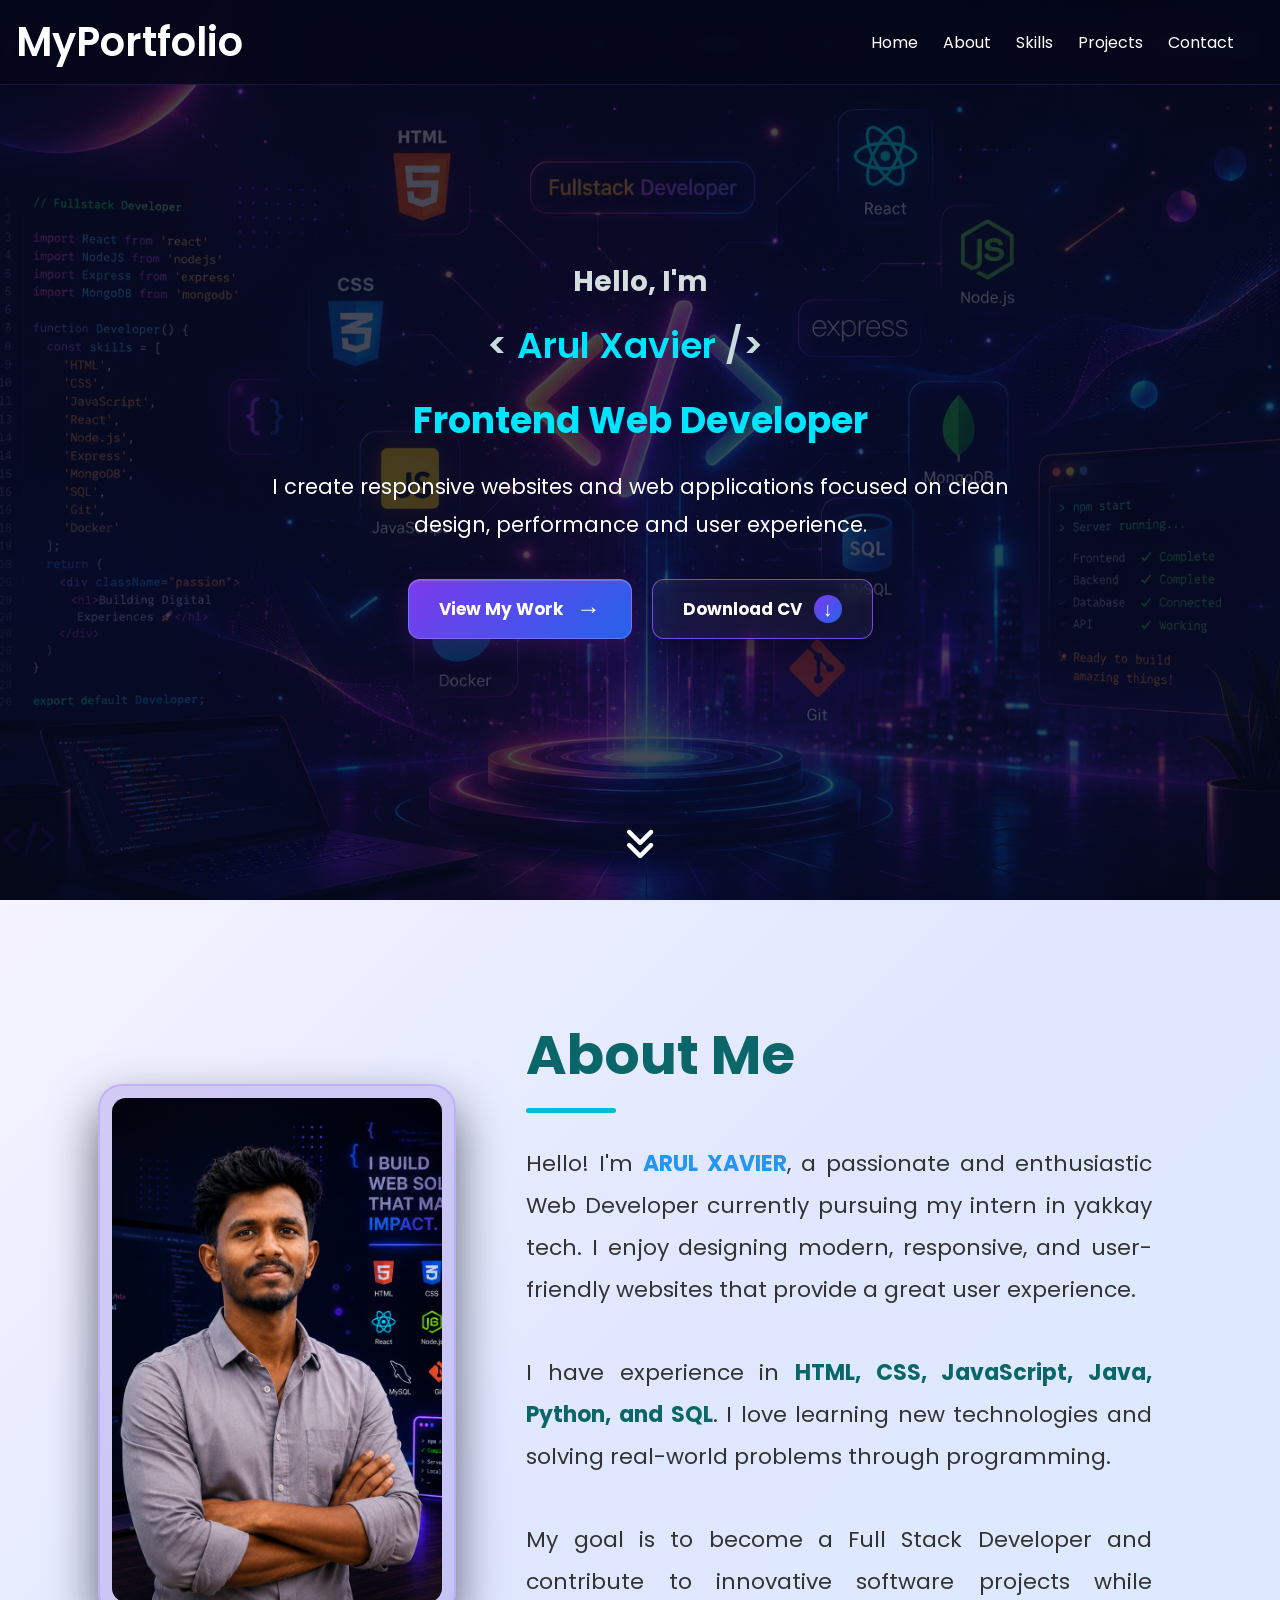
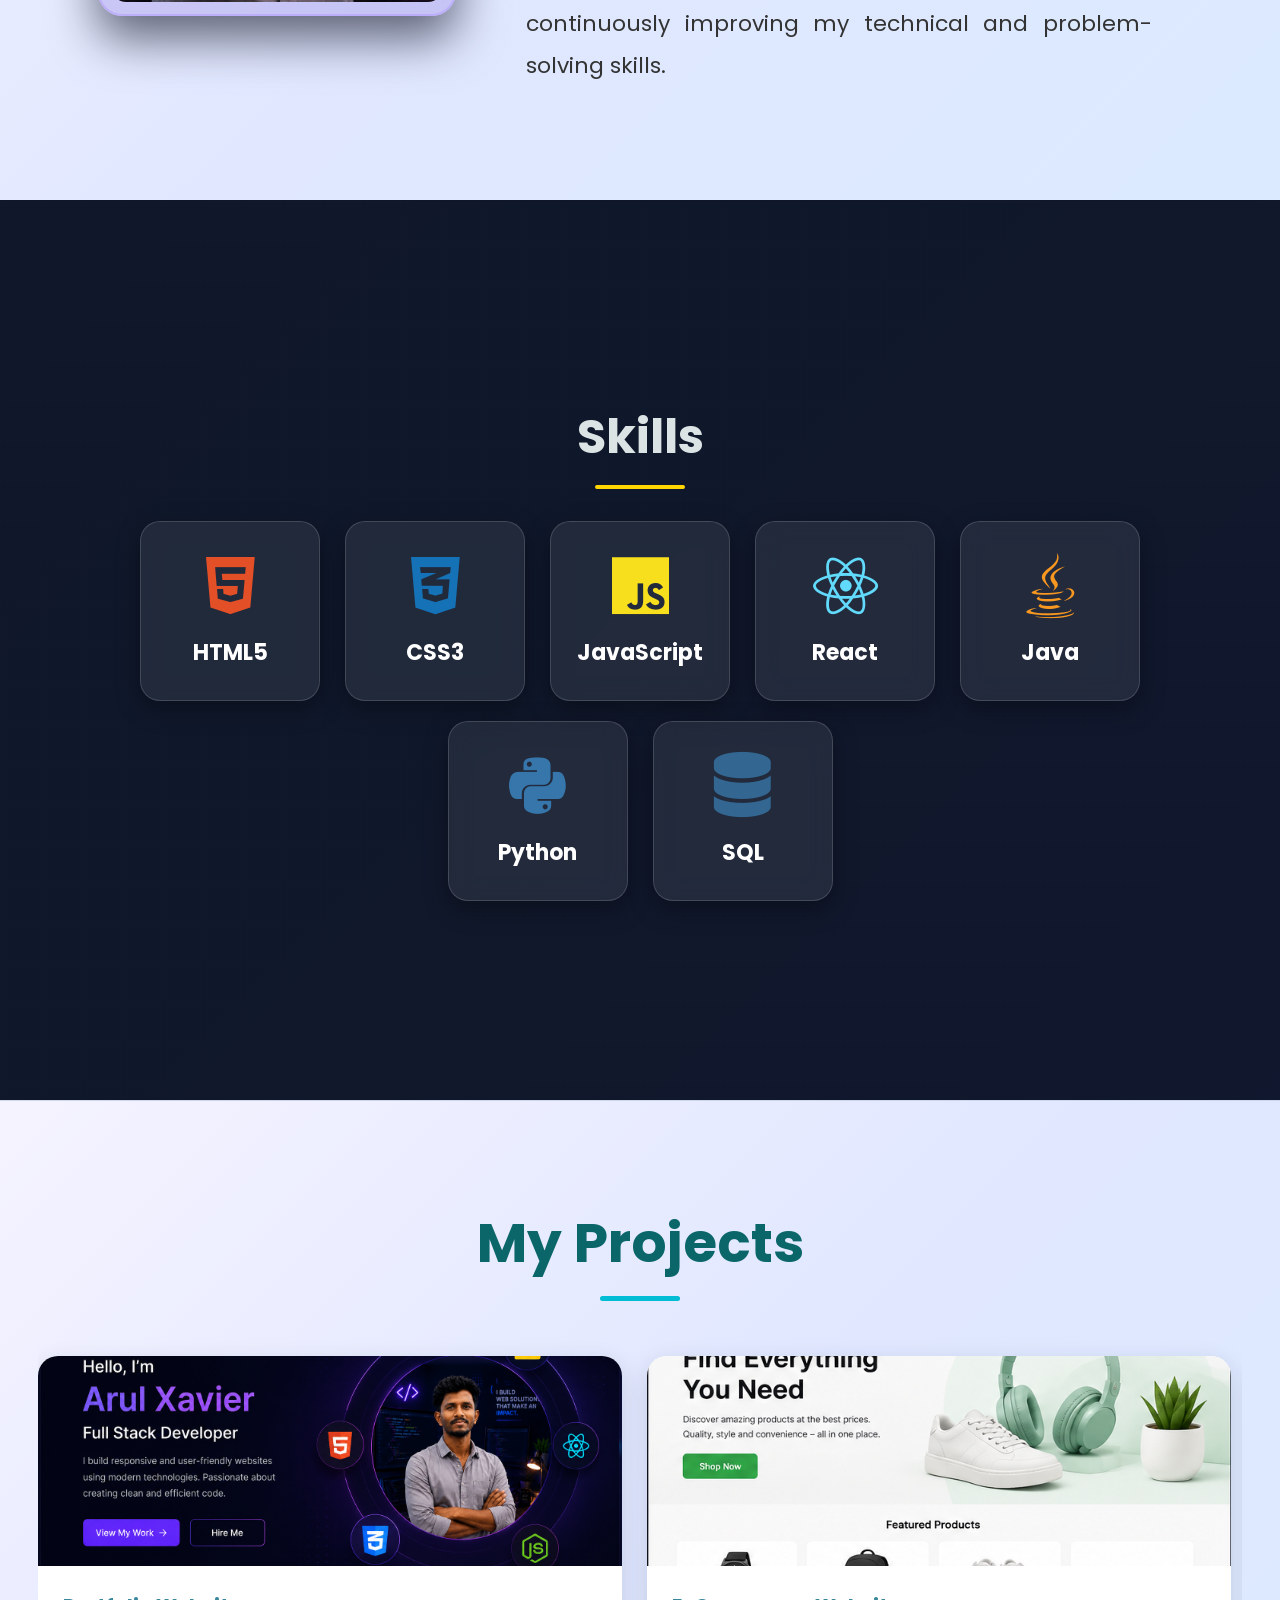
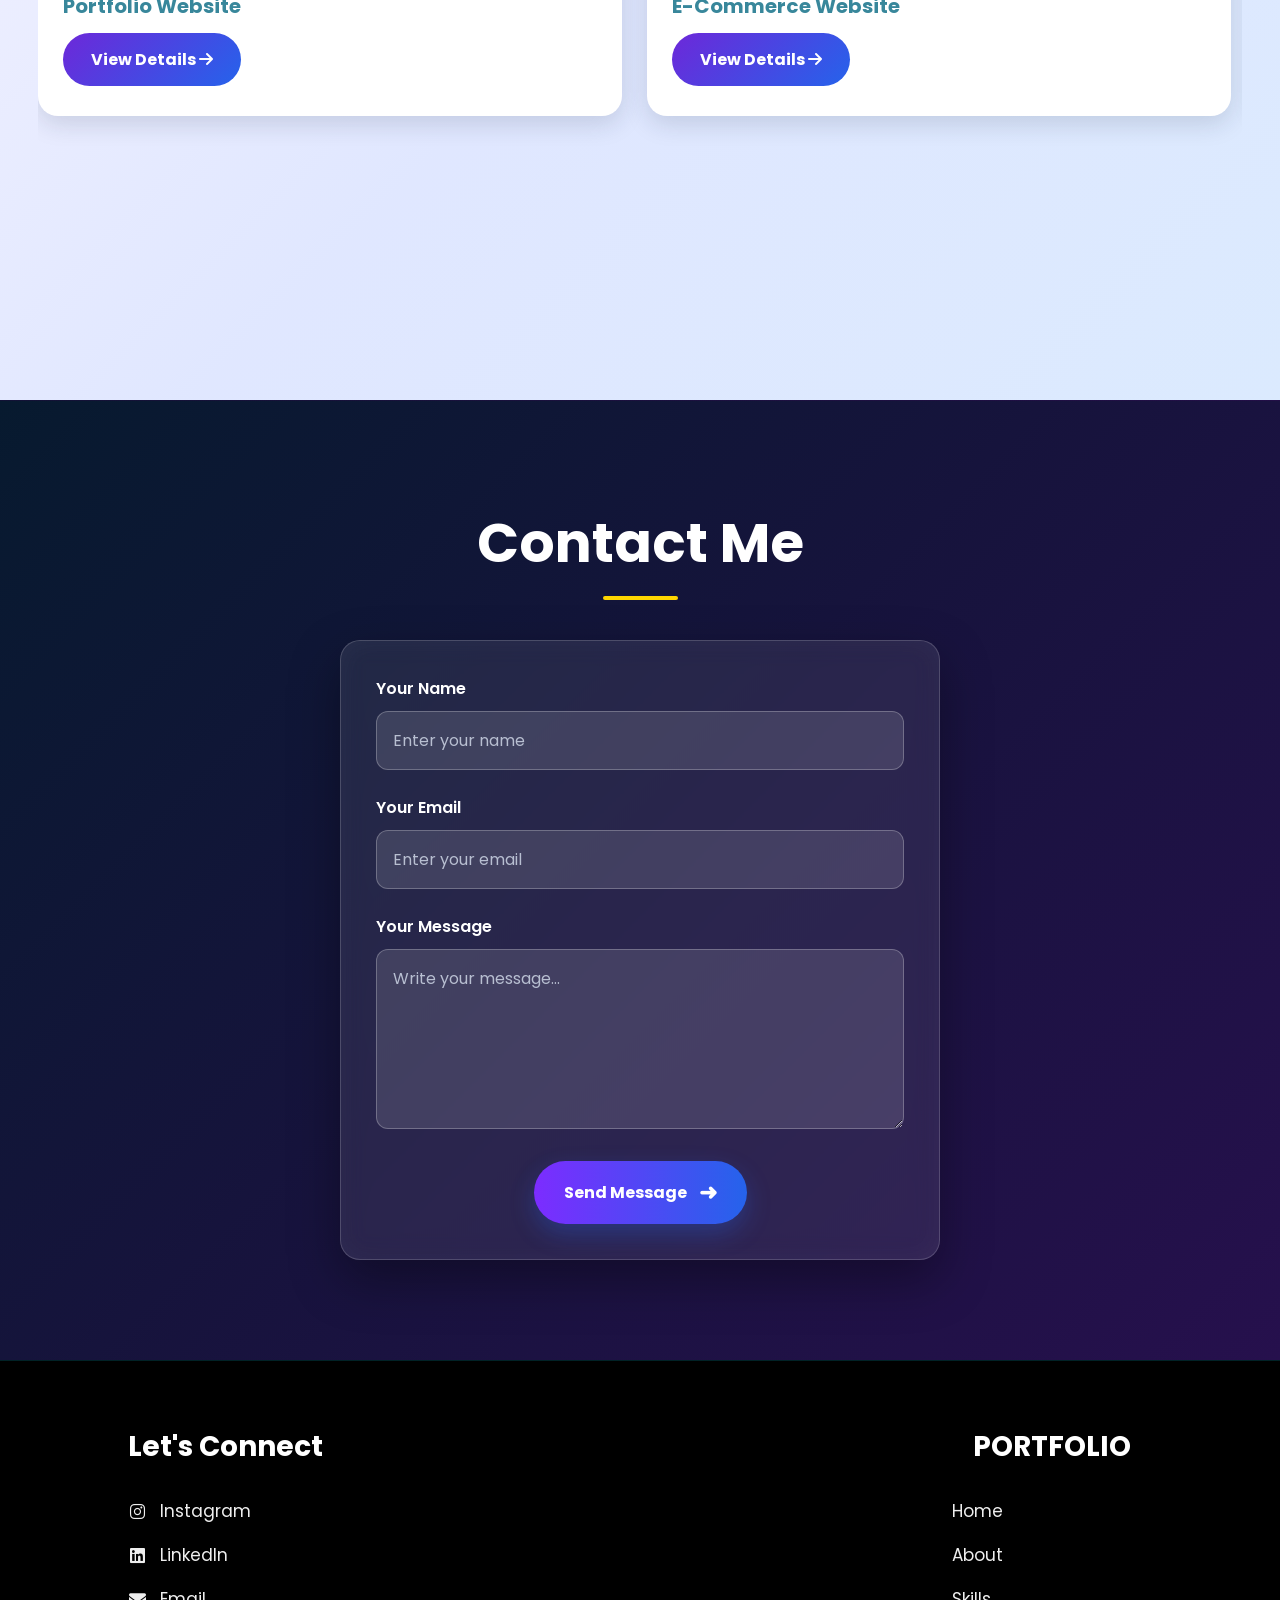
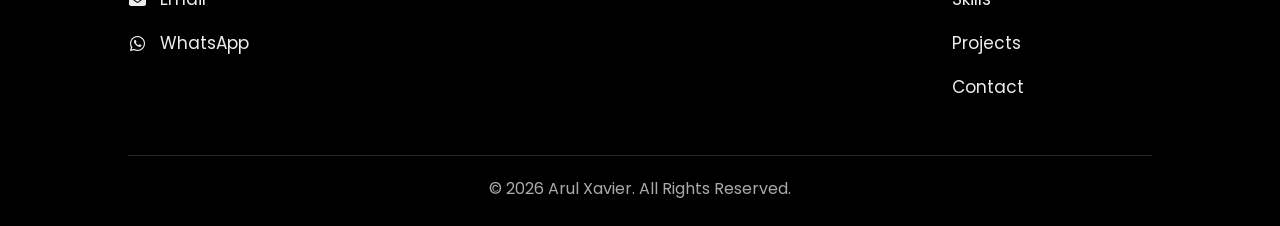
<file: index.html>
<!DOCTYPE html>
<html lang="en">
<head>
    <meta charset="UTF-8">
    <meta name="viewport" content="width=device-width, initial-scale=1.0">
    <title>My Portfolio</title>
    <link rel="stylesheet" href="style.css">
    <link rel="preconnect" href="https://fonts.googleapis.com">
<link rel="preconnect" href="https://fonts.gstatic.com" crossorigin>

<link href="https://fonts.googleapis.com/css2?family=Poppins:wght@300;400;500;600;700&display=swap" rel="stylesheet">
<link rel="stylesheet"
href="https://cdnjs.cloudflare.com/ajax/libs/font-awesome/6.6.0/css/all.min.css">
<link rel="stylesheet"
href="https://cdnjs.cloudflare.com/ajax/libs/font-awesome/6.6.0/css/all.min.css">
</head>
<body>

    <!-- Navigation -->
    <header>
        <nav>
            <h2 class="logo">MyPortfolio</h2>
            <button class="menu-toggle" type="button" aria-label="Open navigation menu" aria-expanded="false" aria-controls="nav-menu">
                <span></span><span></span><span></span>
            </button>
            <ul id="nav-menu">
                <li><a href="#home">Home</a></li>
                <li><a href="#about">About</a></li>
                <li><a href="#skills">Skills</a></li>
                <li><a href="#projects">Projects</a></li>
                <li><a href="#contact">Contact</a></li>
            </ul> </nav>
    
    </header>

    <!-- Home -->
    <section id="home" class="hero">
        <div class="hero-text">
            <h4> Hello, I'm</h4>

<h2 class="logo">
    <span>&lt;</span> Arul Xavier <span>/&gt;</span>
</h2>

<h2>
Frontend Web Developer
</h2>

<p class="description">
I create responsive websites and web applications
focused on clean design, performance and user
experience.
</p>
            
            <div class="hero-actions">
               <a href="#projects" class="btn view-work-btn">
    View My Work
    <span>→</span>
</a>

<a href="resume.pdf" class="btn download-cv-btn" download>
    <span>Download CV</span>
    <span class="download-icon">↓</span>
</a>
             <!-- <a href="resume.pdf" class="btn btn-outline" download="ARULRESUME.pdf">
    ⬇ Download CV
</a> -->
            <!-- <i class="fa-solid fa-download"></i> Download CV -->
            </div>
        </div>
    <!-- <div class="hero-image">
        <div class="profile-card">
            <img src="images/web profile.png.png" alt="Portrait of Arul Xavier A">
        </div> -->
          <!-- <div class="social-icons">
            <a href="#">GitHub</a>
            <a href="#">LinkedIn</a>
            <a href="#">Email</a>
        </div> -->
    </div>
    <div class="scroll">
<i class="fa-solid fa-angles-down"></i>
</div>
    </section>

    <!-- About -->
    <section id="about" class="about">

    <div class="about-container">

        <div class="about-image">
            <div class="profile-card">
                <img src="images/webprofile.png" alt="Portrait of Arul Xavier A">
            </div>
        </div>

        <div class="about-content">

            <h2>About Me</h2>

            <p>
                Hello! I'm <strong>ARUL XAVIER</strong>, a passionate and enthusiastic
                Web Developer currently pursuing my intern in yakkay tech. I enjoy designing
                modern, responsive, and user-friendly websites that provide a
                great user experience.

                <br><br>

                I have experience in <span>HTML, CSS, JavaScript, Java, Python,
                and SQL</span>. I love learning new technologies and solving
                real-world problems through programming.

                <br><br>

                My goal is to become a Full Stack Developer and contribute to
                innovative software projects while continuously improving my
                technical and problem-solving skills.
            </p>

        </div>

    </div>

</section>

    <!-- Skills -->
    <section id="skills" class="section">
        <h2>Skills</h2>
        <div class="cards">

    <div class="card">
        <i class="fa-brands fa-html5"></i>
        <h3>HTML5</h3>
    </div>

    <div class="card">
        <i class="fa-brands fa-css3-alt"></i>
        <h3>CSS3</h3>
    </div>

    <div class="card">
        <i class="fa-brands fa-js"></i>
        <h3>JavaScript</h3>
    </div>

    <div class="card">
        <i class="fa-brands fa-react"></i>
        <h3>React</h3>
    </div>

    <div class="card">
        <i class="fa-brands fa-java"></i>
        <h3>Java</h3>
    </div>

    <div class="card">
        <i class="fa-brands fa-python"></i>
        <h3>Python</h3>
    </div>

    <div class="card">
        <i class="fa-solid fa-database"></i>
        <h3>SQL</h3>
    </div>

</div>
    </section>

    <!-- ==========================
     PROJECTS SECTION
========================== -->

<section id="projects" class="projects-section">

    <div class="projects-heading">
        <h2>My Projects</h2>

        <!-- <p>
            Here are some of the projects I have created while
            developing my technical and problem-solving skills.
        </p> -->
    </div>


    <div class="project-container">


        <!-- ==================
             PROJECT 1
        =================== -->

        <div class="project-card">

            <div class="project-image">
                <img src="images/portfolio.png"
                     alt="Portfolio Website">
            </div>

            <div class="project-content">

                <h3>Portfolio Website</h3>

                <!-- <p>
                    A modern responsive personal portfolio
                    website designed to showcase my skills,
                    projects and professional profile.
                </p>

                <div class="project-tech">
                    <span>HTML</span>
                    <span>CSS</span>
                    <span>JavaScript</span>
                    <span>React</span>
                </div> -->

                <a href="projectportfolio.html" class="project-btn">
                    View Details
                    <i class="fa-solid fa-arrow-right"></i>
                </a>

            </div>

        </div>


        <!-- ==================
             PROJECT 2
        =================== -->

        <div class="project-card">

            <div class="project-image">
                <img src="images/ecommerce.png"
                     alt="E-Commerce Website">
            </div>

            <div class="project-content">

                <h3>E-Commerce Website</h3>

                <!-- <p>
                    A responsive online shopping website
                    with product listings, shopping cart
                    functionality and a modern interface.
                </p>

                <div class="project-tech">
                    <span>HTML</span>
                    <span>CSS</span>
                    <span>JavaScript</span>
                    <span>React</span>
                </div> -->

                <a href="projectecommerce.html" class="project-btn">
                    View Details
                    <i class="fa-solid fa-arrow-right"></i>
                </a>

            </div>

        </div>


        <!-- ==================
             PROJECT 3
        =================== -->

        <div class="project-card">

            <div class="project-image">
                <img src="images/studentbot.png"
                     alt="Student ChatBot System">
            </div>

            <div class="project-content">

                <h3>Student ChatBot System</h3>

                <!-- <p>
                    A chatbot system designed to help students
                    quickly access academic information and
                    frequently asked questions.
                </p>

                <div class="project-tech">
                    <span>Java</span>
                    <span>Python</span>
                    <span>SQL</span>
                </div> -->

                <a href="projectstubot.html" class="project-btn">
                    View Details
                    <i class="fa-solid fa-arrow-right"></i>
                </a>

            </div>

        </div>

    </div>

</section>


    <!-- Contact -->
    <!-- ==========================
     CONTACT SECTION
========================== -->

<section id="contact" class="contact-section">

    <div class="contact-heading">
        <h2>Contact Me</h2>
    </div>

    <div class="contact-container">

        <form
            id="contact-form"
            action="https://formspree.io/f/myegwkva"
            method="POST"
        >

            <div class="form-group">
                <label for="name">Your Name</label>

                <input
                    type="text"
                    id="name"
                    name="name"
                    placeholder="Enter your name"
                    required
                >
            </div>

            <div class="form-group">
                <label for="email">Your Email</label>

                <input
                    type="email"
                    id="email"
                    name="email"
                    placeholder="Enter your email"
                    required
                >
            </div>

            <div class="form-group">
                <label for="message">Your Message</label>

                <textarea
                    id="message"
                    name="message"
                    placeholder="Write your message..."
                    required
                ></textarea>
            </div>

            <button type="submit" class="submit-btn">
                Send Message
                <span>➜</span>
            </button>

        </form>

    </div>

</section>

   <!-- ==========================
     FOOTER
========================== -->

<!-- ==========================
     FOOTER
=========================== -->

<footer class="main-footer">

    <div class="footer-container">

        <!-- Social Links -->

        <div class="footer-column">

            <h2>Let's Connect</h2>

            <a href="https://instagram.com/arul_x_" target="_blank">
                <i class="fa-brands fa-instagram"></i>
                Instagram
            </a>

            <a href="https://linkedin.com/" target="_blank">
                <i class="fa-brands fa-linkedin"></i>
                LinkedIn
            </a>

            <a href="mailto:arulx503@gmail.com">
                <i class="fa-solid fa-envelope"></i>
                Email
            </a>

            <a href="https://wa.me/916374975254" target="_blank">
                <i class="fa-brands fa-whatsapp"></i>
                WhatsApp
            </a>

        </div>


        <!-- Footer Navigation -->

        <div class="footer-column footer-navigation">

            <h2>PORTFOLIO</h2>

            <a href="index.html">
                Home
            </a>

            <a href="index.html#about">
                About
            </a>

            <a href="index.html#skills">
                Skills
            </a>

            <a href="index.html#projects">
                Projects
            </a>

            <a href="index.html#contact">
                Contact
            </a>

        </div>

    </div>


    <!-- Copyright -->

    <div class="footer-bottom">

        <p>
            © 2026 Arul Xavier. All Rights Reserved.
        </p>

    </div>

</footer>

    <script>
        const menuButton = document.querySelector('.menu-toggle');
        const navMenu = document.querySelector('#nav-menu');

        menuButton.addEventListener('click', () => {
            const isOpen = navMenu.classList.toggle('is-open');
            menuButton.classList.toggle('is-open', isOpen);
            menuButton.setAttribute('aria-expanded', isOpen);
            menuButton.setAttribute('aria-label', isOpen ? 'Close navigation menu' : 'Open navigation menu');
        });

        navMenu.querySelectorAll('a').forEach(link => link.addEventListener('click', () => {
            navMenu.classList.remove('is-open');
            menuButton.classList.remove('is-open');
            menuButton.setAttribute('aria-expanded', 'false');
            menuButton.setAttribute('aria-label', 'Open navigation menu');
        }));

        const contactForm = document.querySelector('#contact-form');
        const formStatus = document.querySelector('#form-status');

        contactForm.addEventListener('submit', async (event) => {
            event.preventDefault();
            const submitButton = contactForm.querySelector('button[type="submit"]');
            const originalButtonText = submitButton.innerHTML;
            submitButton.disabled = true;
            submitButton.textContent = 'Sending...';
            formStatus.textContent = '';

            try {
                const response = await fetch(contactForm.action, {
                    method: 'POST',
                    body: new FormData(contactForm),
                    headers: { Accept: 'application/json' }
                });

                if (!response.ok) throw new Error('Message could not be sent.');
                contactForm.reset();
                formStatus.textContent = 'Thanks! Your message has been sent.';
            } catch (error) {
                formStatus.textContent = 'Unable to send your message. Please try again.';
            } finally {
                submitButton.disabled = false;
                submitButton.innerHTML = originalButtonText;
            }
        });
    </script>
    
</body>
</html>
</file>
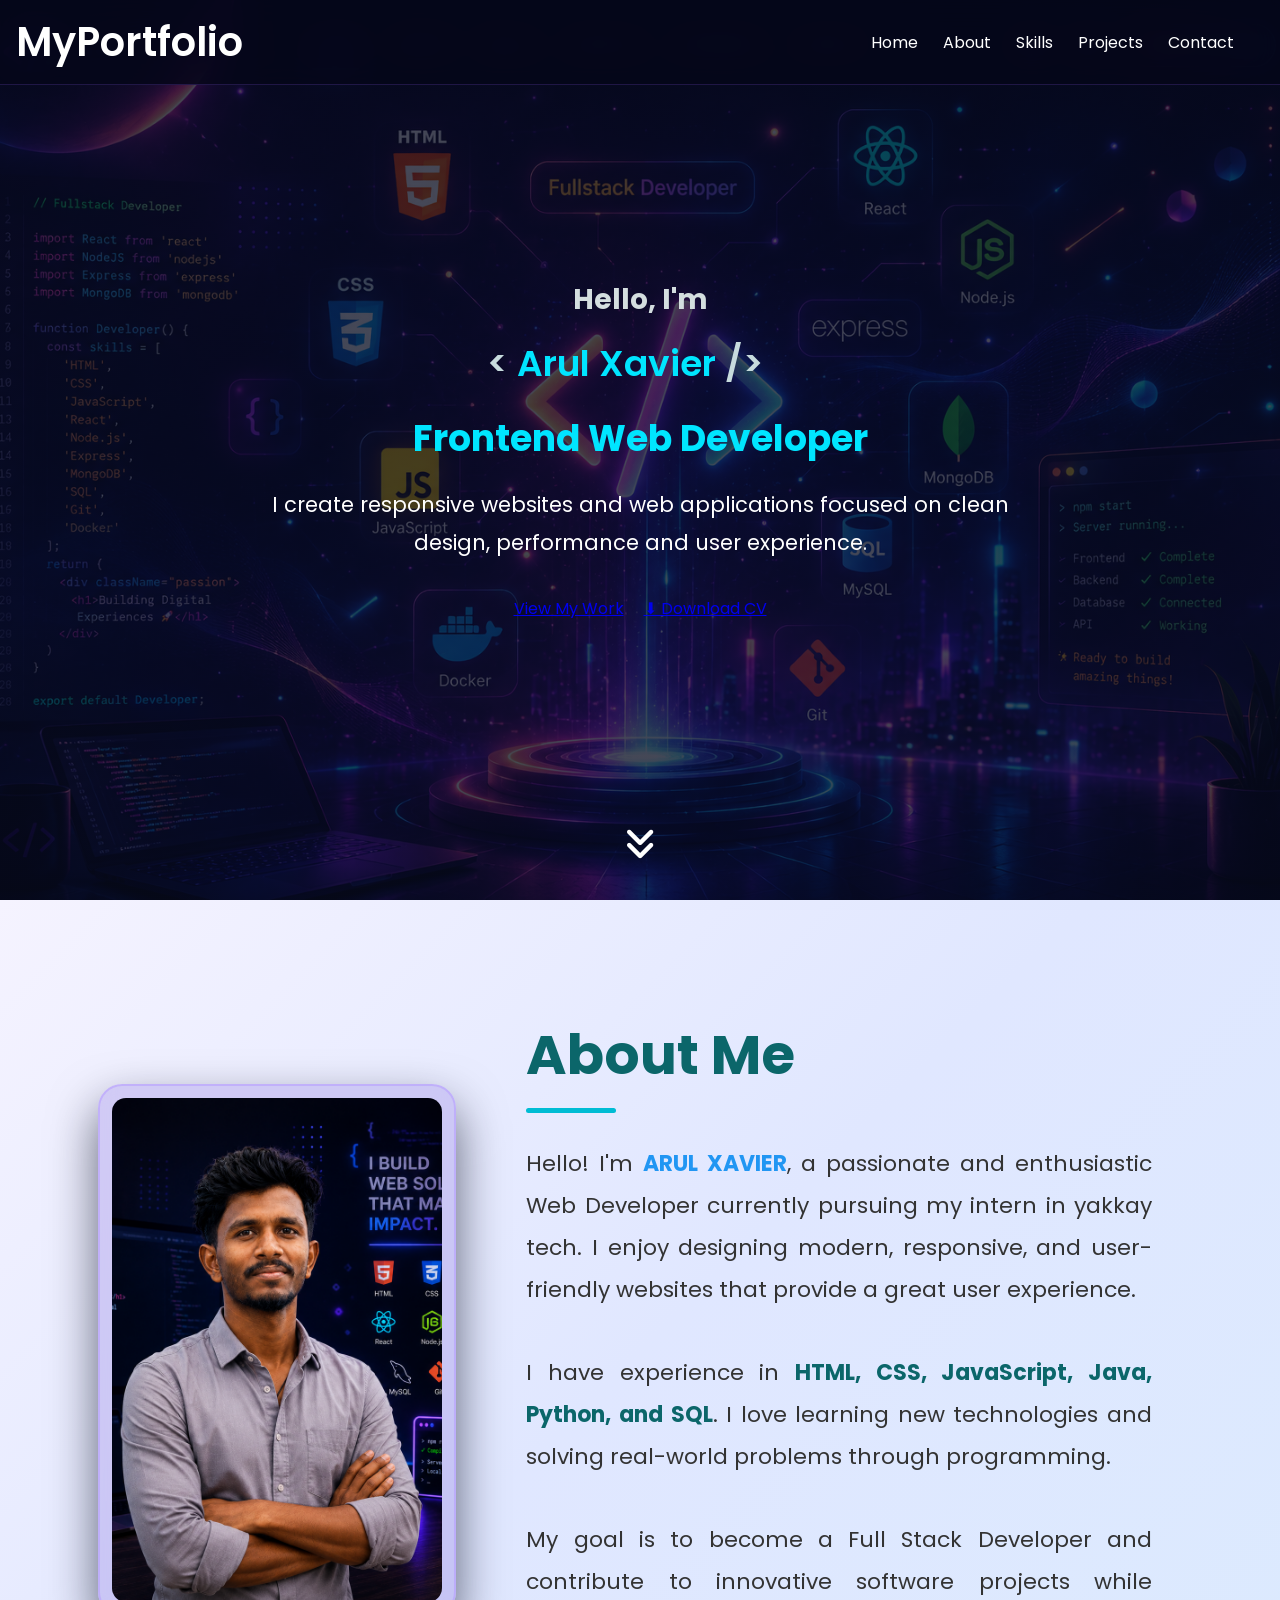
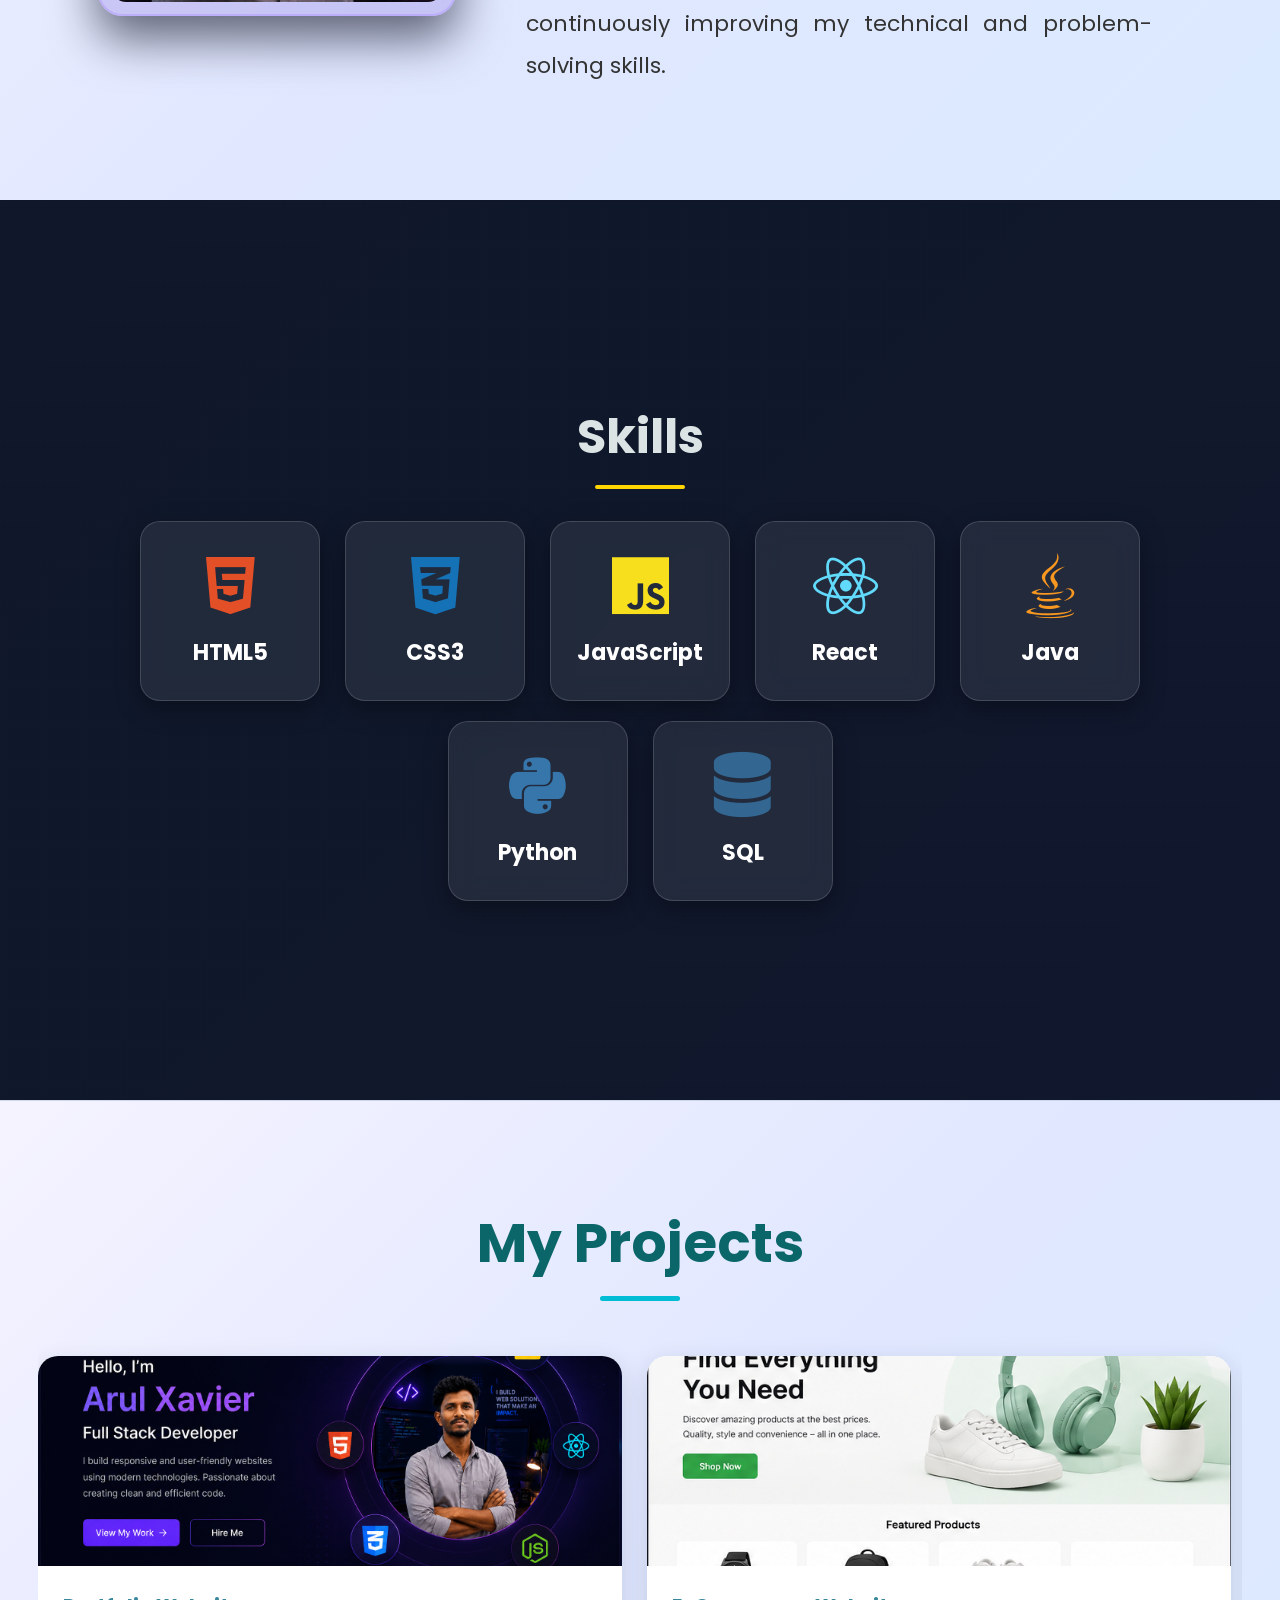
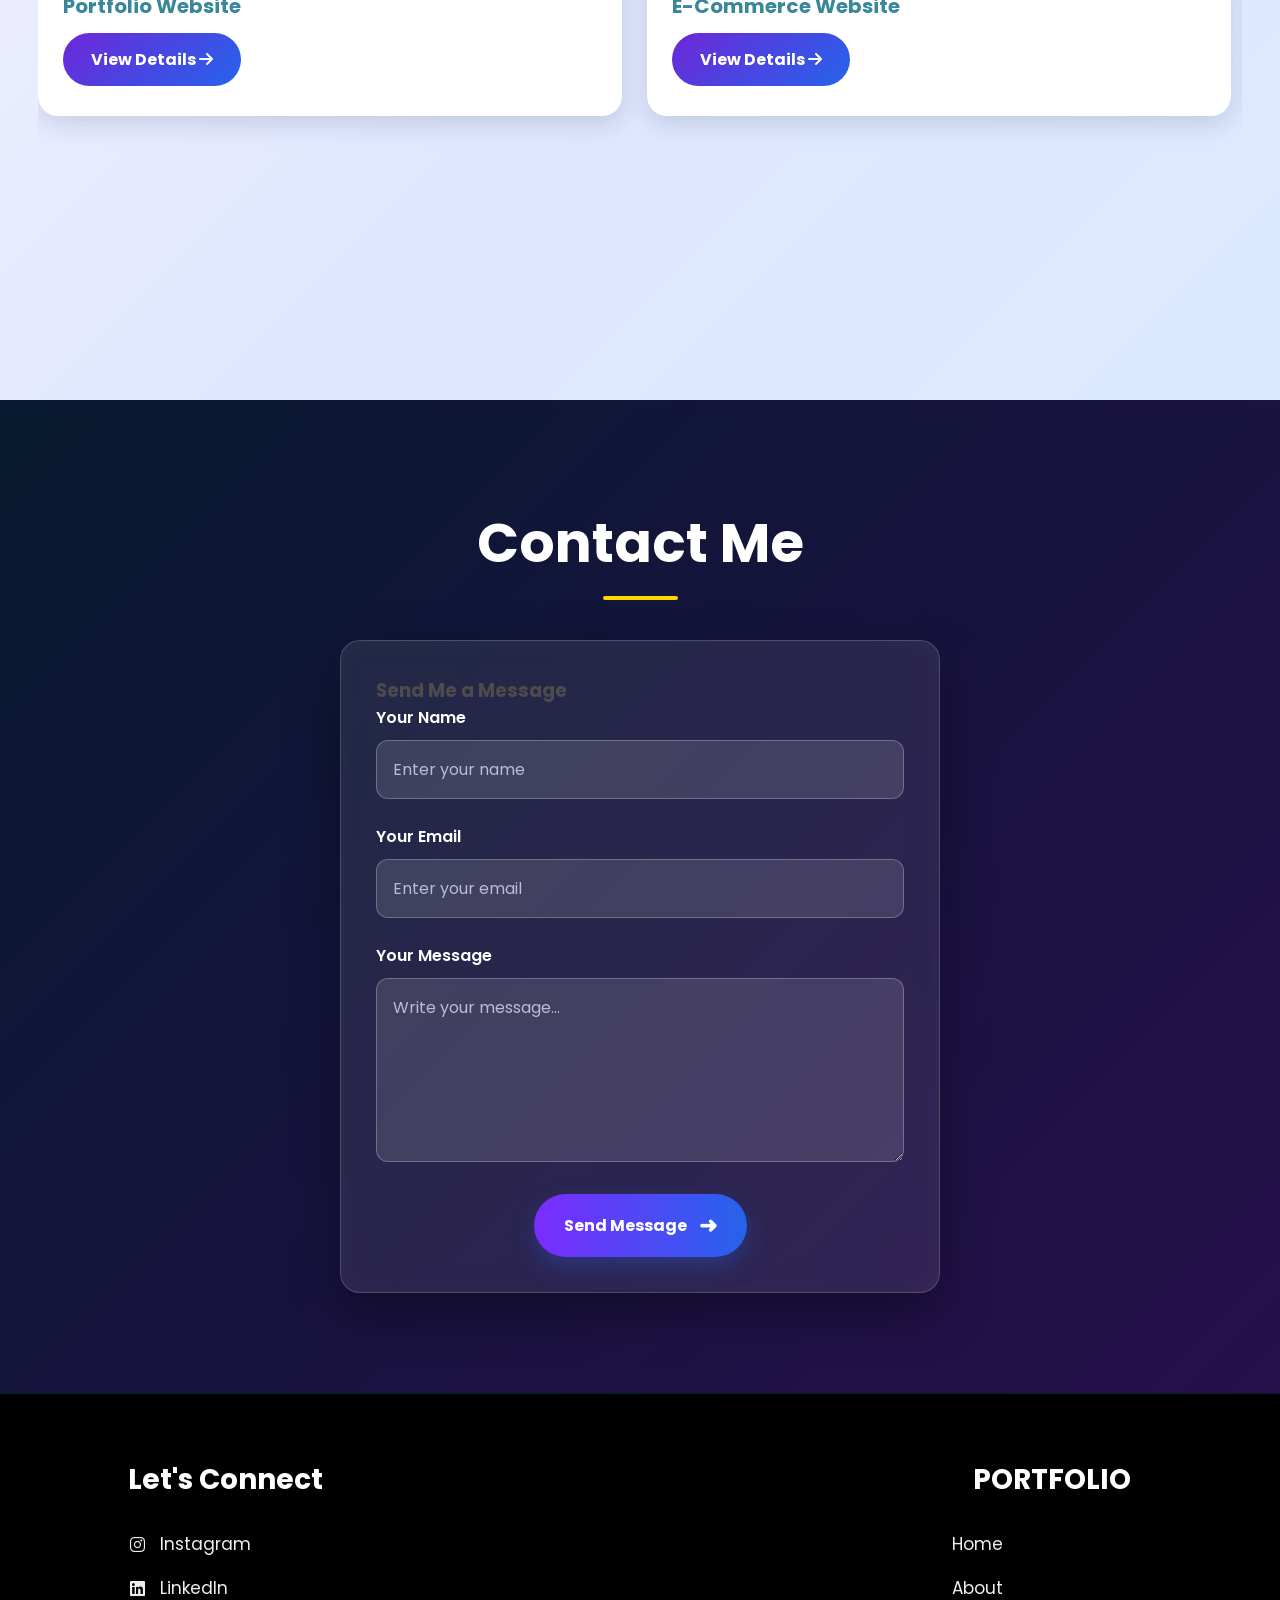
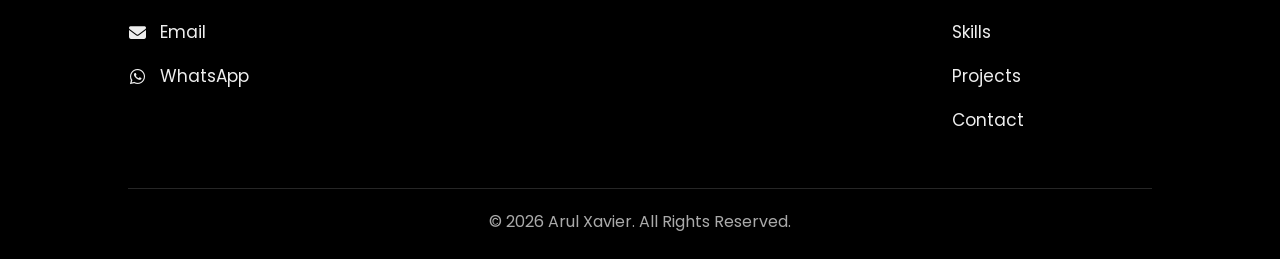
<file: intex.html>
<!DOCTYPE html>
<html lang="en">
<head>
    <meta charset="UTF-8">
    <meta name="viewport" content="width=device-width, initial-scale=1.0">
    <title>My Portfolio</title>
    <link rel="stylesheet" href="style.css">
    <link rel="preconnect" href="https://fonts.googleapis.com">
<link rel="preconnect" href="https://fonts.gstatic.com" crossorigin>

<link href="https://fonts.googleapis.com/css2?family=Poppins:wght@300;400;500;600;700&display=swap" rel="stylesheet">
<link rel="stylesheet"
href="https://cdnjs.cloudflare.com/ajax/libs/font-awesome/6.6.0/css/all.min.css">
<link rel="stylesheet"
href="https://cdnjs.cloudflare.com/ajax/libs/font-awesome/6.6.0/css/all.min.css">
</head>
<body>

    <!-- Navigation -->
    <header>
        <nav>
            <h2 class="logo">MyPortfolio</h2>
            <button class="menu-toggle" type="button" aria-label="Open navigation menu" aria-expanded="false" aria-controls="nav-menu">
                <span></span><span></span><span></span>
            </button>
            <ul id="nav-menu">
                <li><a href="#home">Home</a></li>
                <li><a href="#about">About</a></li>
                <li><a href="#skills">Skills</a></li>
                <li><a href="#projects">Projects</a></li>
                <li><a href="#contact">Contact</a></li>
            </ul> </nav>
    
    </header>

    <!-- Home -->
    <section id="home" class="hero">
        <div class="hero-text">
            <h4> Hello, I'm</h4>

<h2 class="logo">
    <span>&lt;</span> Arul Xavier <span>/&gt;</span>
</h2>

<h2>
Frontend Web Developer
</h2>

<p class="description">
I create responsive websites and web applications
focused on clean design, performance and user
experience.
</p>
            
            <div class="hero-actions">
                <a href="#projects" class="btn">View My Work</a>

             <a href="resume.pdf" class="btn btn-outline" download="ARULRESUME.pdf">
    ⬇ Download CV
</a>
            <!-- <i class="fa-solid fa-download"></i> Download CV -->
            </div>
        </div>
    <!-- <div class="hero-image">
        <div class="profile-card">
            <img src="images/web profile.png.png" alt="Portrait of Arul Xavier A">
        </div> -->
          <!-- <div class="social-icons">
            <a href="#">GitHub</a>
            <a href="#">LinkedIn</a>
            <a href="#">Email</a>
        </div> -->
    </div>
    <div class="scroll">
<i class="fa-solid fa-angles-down"></i>
</div>
    </section>

    <!-- About -->
    <section id="about" class="about">

    <div class="about-container">

        <div class="about-image">
            <div class="profile-card">
                <img src="images/webprofile.png" alt="Portrait of Arul Xavier A">
            </div>
        </div>

        <div class="about-content">

            <h2>About Me</h2>

            <p>
                Hello! I'm <strong>ARUL XAVIER</strong>, a passionate and enthusiastic
                Web Developer currently pursuing my intern in yakkay tech. I enjoy designing
                modern, responsive, and user-friendly websites that provide a
                great user experience.

                <br><br>

                I have experience in <span>HTML, CSS, JavaScript, Java, Python,
                and SQL</span>. I love learning new technologies and solving
                real-world problems through programming.

                <br><br>

                My goal is to become a Full Stack Developer and contribute to
                innovative software projects while continuously improving my
                technical and problem-solving skills.
            </p>

        </div>

    </div>

</section>

    <!-- Skills -->
    <section id="skills" class="section">
        <h2>Skills</h2>
        <div class="cards">

    <div class="card">
        <i class="fa-brands fa-html5"></i>
        <h3>HTML5</h3>
    </div>

    <div class="card">
        <i class="fa-brands fa-css3-alt"></i>
        <h3>CSS3</h3>
    </div>

    <div class="card">
        <i class="fa-brands fa-js"></i>
        <h3>JavaScript</h3>
    </div>

    <div class="card">
        <i class="fa-brands fa-react"></i>
        <h3>React</h3>
    </div>

    <div class="card">
        <i class="fa-brands fa-java"></i>
        <h3>Java</h3>
    </div>

    <div class="card">
        <i class="fa-brands fa-python"></i>
        <h3>Python</h3>
    </div>

    <div class="card">
        <i class="fa-solid fa-database"></i>
        <h3>SQL</h3>
    </div>

</div>
    </section>

    <!-- ==========================
     PROJECTS SECTION
========================== -->

<section id="projects" class="projects-section">

    <div class="projects-heading">
        <h2>My Projects</h2>

        <!-- <p>
            Here are some of the projects I have created while
            developing my technical and problem-solving skills.
        </p> -->
    </div>


    <div class="project-container">


        <!-- ==================
             PROJECT 1
        =================== -->

        <div class="project-card">

            <div class="project-image">
                <img src="images/portfolio.png"
                     alt="Portfolio Website">
            </div>

            <div class="project-content">

                <h3>Portfolio Website</h3>

                <!-- <p>
                    A modern responsive personal portfolio
                    website designed to showcase my skills,
                    projects and professional profile.
                </p>

                <div class="project-tech">
                    <span>HTML</span>
                    <span>CSS</span>
                    <span>JavaScript</span>
                    <span>React</span>
                </div> -->

                <a href="projectportfolio.html" class="project-btn">
                    View Details
                    <i class="fa-solid fa-arrow-right"></i>
                </a>

            </div>

        </div>


        <!-- ==================
             PROJECT 2
        =================== -->

        <div class="project-card">

            <div class="project-image">
                <img src="images/ecommerce.png"
                     alt="E-Commerce Website">
            </div>

            <div class="project-content">

                <h3>E-Commerce Website</h3>

                <!-- <p>
                    A responsive online shopping website
                    with product listings, shopping cart
                    functionality and a modern interface.
                </p>

                <div class="project-tech">
                    <span>HTML</span>
                    <span>CSS</span>
                    <span>JavaScript</span>
                    <span>React</span>
                </div> -->

                <a href="projectecommerce.html" class="project-btn">
                    View Details
                    <i class="fa-solid fa-arrow-right"></i>
                </a>

            </div>

        </div>


        <!-- ==================
             PROJECT 3
        =================== -->

        <div class="project-card">

            <div class="project-image">
                <img src="images/studentbot.png"
                     alt="Student ChatBot System">
            </div>

            <div class="project-content">

                <h3>Student ChatBot System</h3>

                <!-- <p>
                    A chatbot system designed to help students
                    quickly access academic information and
                    frequently asked questions.
                </p>

                <div class="project-tech">
                    <span>Java</span>
                    <span>Python</span>
                    <span>SQL</span>
                </div> -->

                <a href="projectstubot.html" class="project-btn">
                    View Details
                    <i class="fa-solid fa-arrow-right"></i>
                </a>

            </div>

        </div>

    </div>

</section>


    <!-- Contact -->
    <!-- ==========================
     CONTACT SECTION
========================== -->

<section id="contact" class="contact-section">

    <div class="contact-heading">

        <h2>Contact Me</h2>

        <!-- <p>
            Have a project idea or want to work together?
            Feel free to send me a message.
        </p> -->

    </div>


    <div class="contact-container">

        <!-- Contact Form -->

        <div class="contact-form">

            <form id="contact-form" class="contact-form" action="https://formspree.io/f/myegwkva" method="POST">

            <h3>Send Me a Message</h3>

            
                <div class="form-group">

                    <label for="name">Your Name</label>

                    <input
                        type="text"
                        id="name"
                        name="name"
                        placeholder="Enter your name"
                        required
                    >

                </div>


                <div class="form-group">

                    <label for="email">Your Email</label>

                    <input
                        type="email"
                        id="email"
                        name="email"
                        placeholder="Enter your email"
                        required
                    >

                </div>


                <div class="form-group">

                    <label for="message">Your Message</label>

                    <textarea
                        id="message"
                        name="message"
                        rows="6"
                        placeholder="Write your message..."
                        required
                    ></textarea>

                </div>


                <button
                    type="submit"
                    class="submit-btn"
                >
                    Send Message
                    <span>➜</span>
                </button>

                <p id="form-status" class="form-status" role="status" aria-live="polite"></p>
            </form>

        </div>


        <!-- Contact Information -->

        <!-- <div class="contact-info">

            <h3>Let's Connect</h3>

            <p>
                I'm always interested in hearing about new
                projects, opportunities and ideas.
            </p>


            <div class="contact-item">

                <div class="contact-icon">
                    ✉
                </div>

                <div>
                    <h4>Email</h4>
                    <a href="mailto:arulx503@gmail.com">
                        arulx503@gmail.com
                    </a>
                </div>

            </div>


            <div class="contact-item">

                <div class="contact-icon">
                    ☎
                </div>

                <div>
                    <h4>Phone</h4>
                    <a href="tel:+916374975254">
                        +91 6374975254
                    </a>
                </div>

            </div>


            <div class="contact-item">

                <div class="contact-icon">
                    📍
                </div>

                <div>
                    <h4>Location</h4>
                    <p>Puducherry, India</p>
                </div>

            </div>


            <div class="contact-social">

                <h4>Follow Me</h4>

                <div class="social-links">

                    <a href="#" aria-label="LinkedIn">
                        LinkedIn
                    </a>

                    <a href="#" aria-label="GitHub">
                        GitHub
                    </a>

                </div> -->

            </div>

        </div>

    </div>

</section>

   <!-- ==========================
     FOOTER
========================== -->

<!-- ==========================
     FOOTER
=========================== -->

<footer class="main-footer">

    <div class="footer-container">

        <!-- Social Links -->

        <div class="footer-column">

            <h2>Let's Connect</h2>

            <a href="https://instagram.com/arul_x_" target="_blank">
                <i class="fa-brands fa-instagram"></i>
                Instagram
            </a>

            <a href="https://linkedin.com/" target="_blank">
                <i class="fa-brands fa-linkedin"></i>
                LinkedIn
            </a>

            <a href="mailto:arulx503@gmail.com">
                <i class="fa-solid fa-envelope"></i>
                Email
            </a>

            <a href="https://wa.me/916374975254" target="_blank">
                <i class="fa-brands fa-whatsapp"></i>
                WhatsApp
            </a>

        </div>


        <!-- Footer Navigation -->

        <div class="footer-column footer-navigation">

            <h2>PORTFOLIO</h2>

            <a href="intex.html">
                Home
            </a>

            <a href="intex.html#about">
                About
            </a>

            <a href="intex.html#skills">
                Skills
            </a>

            <a href="intex.html#projects">
                Projects
            </a>

            <a href="intex.html#contact">
                Contact
            </a>

        </div>

    </div>


    <!-- Copyright -->

    <div class="footer-bottom">

        <p>
            © 2026 Arul Xavier. All Rights Reserved.
        </p>

    </div>

</footer>

    <script>
        const menuButton = document.querySelector('.menu-toggle');
        const navMenu = document.querySelector('#nav-menu');

        menuButton.addEventListener('click', () => {
            const isOpen = navMenu.classList.toggle('is-open');
            menuButton.classList.toggle('is-open', isOpen);
            menuButton.setAttribute('aria-expanded', isOpen);
            menuButton.setAttribute('aria-label', isOpen ? 'Close navigation menu' : 'Open navigation menu');
        });

        navMenu.querySelectorAll('a').forEach(link => link.addEventListener('click', () => {
            navMenu.classList.remove('is-open');
            menuButton.classList.remove('is-open');
            menuButton.setAttribute('aria-expanded', 'false');
            menuButton.setAttribute('aria-label', 'Open navigation menu');
        }));

        const contactForm = document.querySelector('#contact-form');
        const formStatus = document.querySelector('#form-status');

        contactForm.addEventListener('submit', async (event) => {
            event.preventDefault();
            const submitButton = contactForm.querySelector('button[type="submit"]');
            const originalButtonText = submitButton.innerHTML;
            submitButton.disabled = true;
            submitButton.textContent = 'Sending...';
            formStatus.textContent = '';

            try {
                const response = await fetch(contactForm.action, {
                    method: 'POST',
                    body: new FormData(contactForm),
                    headers: { Accept: 'application/json' }
                });

                if (!response.ok) throw new Error('Message could not be sent.');
                contactForm.reset();
                formStatus.textContent = 'Thanks! Your message has been sent.';
            } catch (error) {
                formStatus.textContent = 'Unable to send your message. Please try again.';
            } finally {
                submitButton.disabled = false;
                submitButton.innerHTML = originalButtonText;
            }
        });
    </script>
    
</body>
</html>
</file>
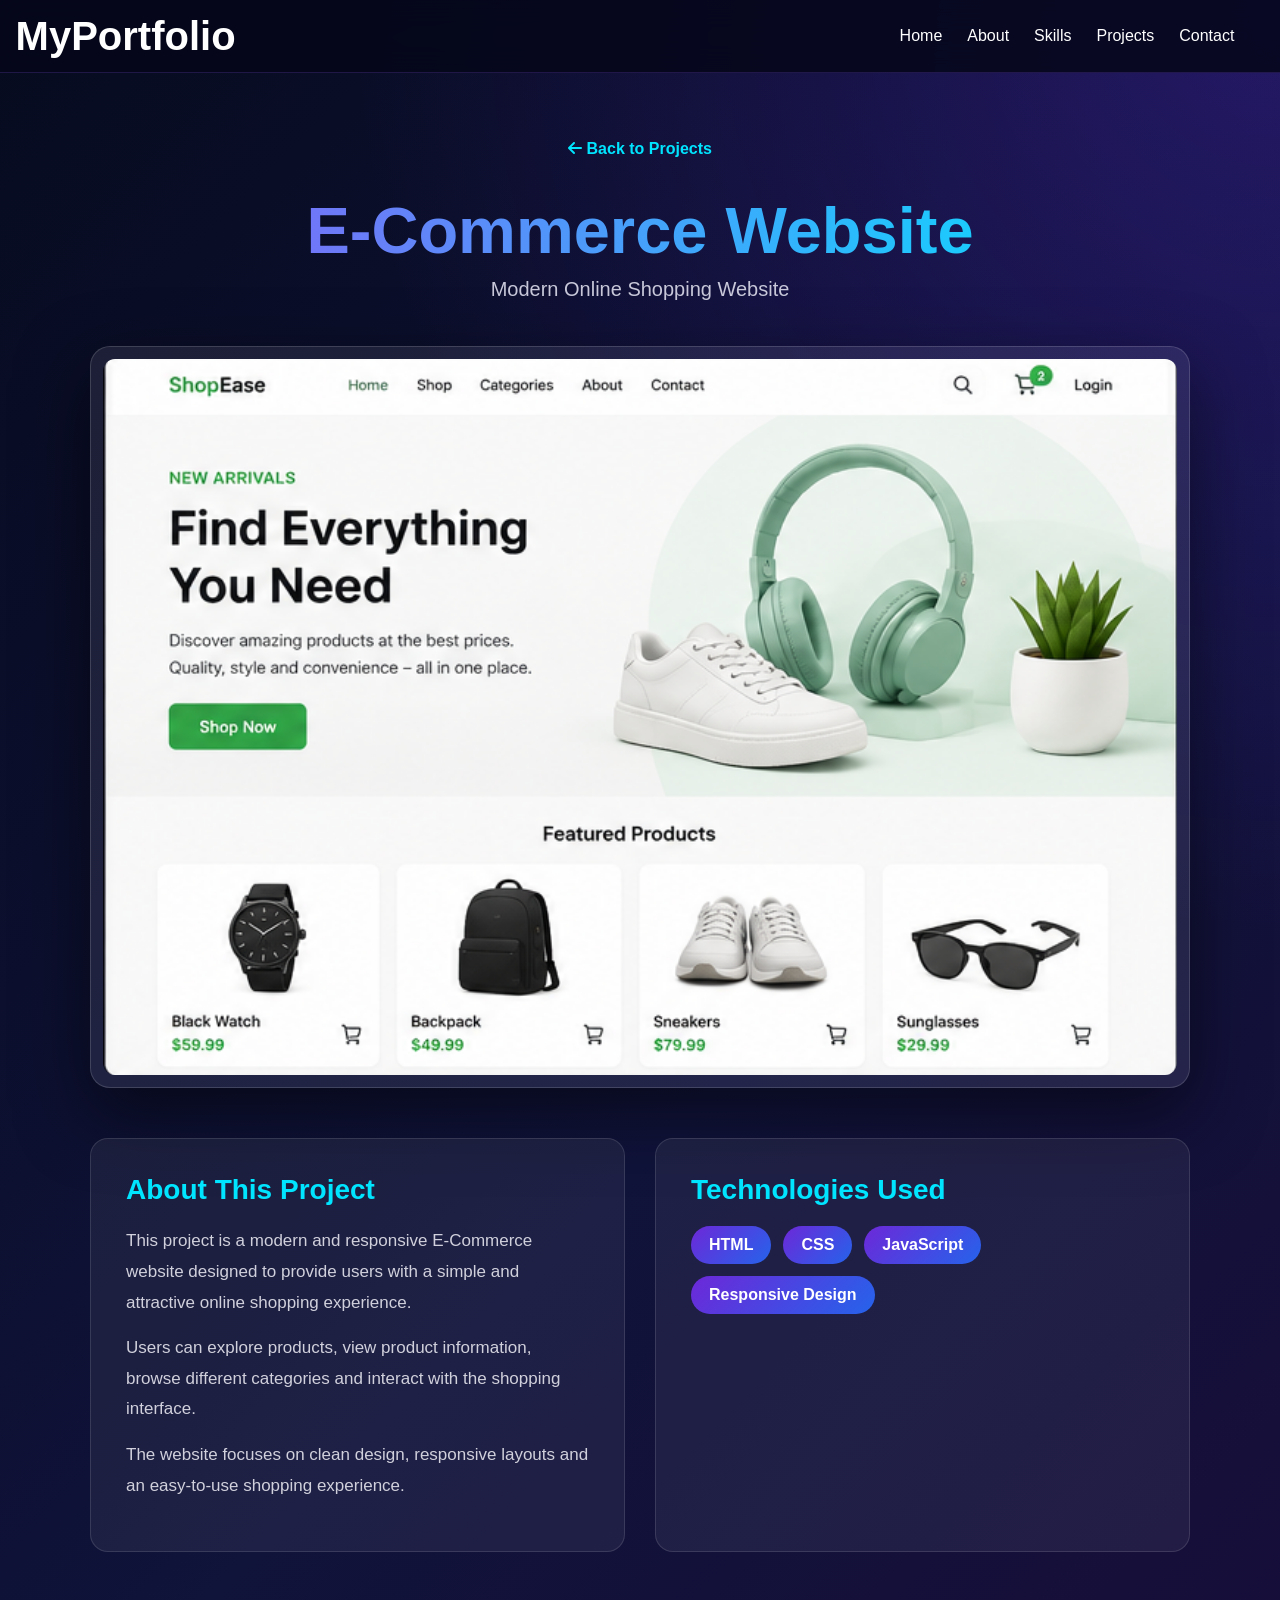
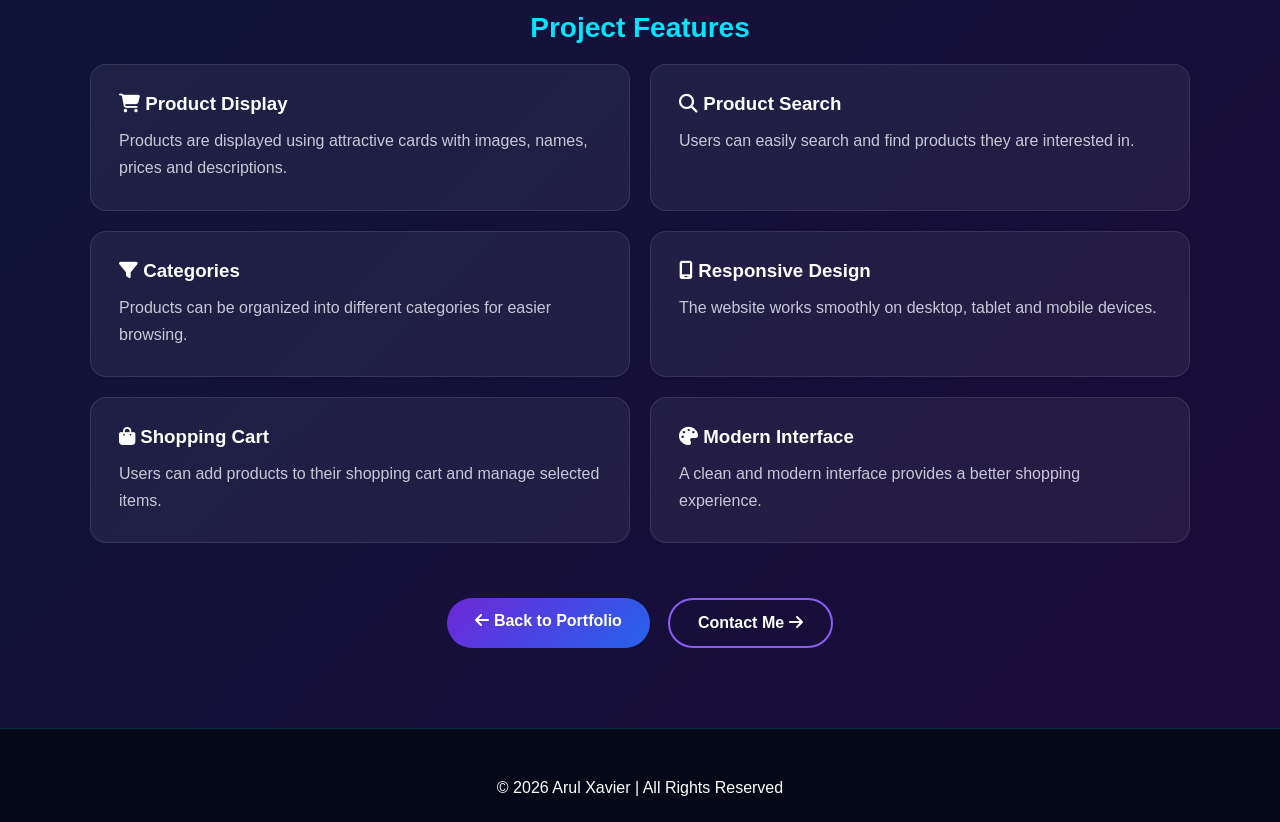
<file: projectecommerce.html>
<!DOCTYPE html>
<html lang="en">

<head>

    <meta charset="UTF-8">

    <meta name="viewport"
          content="width=device-width, initial-scale=1.0">

    <title>E-Commerce Website | Arul Xavier</title>

    <link rel="stylesheet" href="style.css">

    <!-- Font Awesome -->
    <link
        rel="stylesheet"
        href="https://cdnjs.cloudflare.com/ajax/libs/font-awesome/6.5.2/css/all.min.css"
    >

</head>

<body>

    <!-- ==========================
         NAVIGATION
    =========================== -->

    <header>

        <nav>

            <h2 class="logo">MyPortfolio</h2>

            <ul>

                <li>
                    <a href="index.html">Home</a>
                </li>

                <li>
                    <a href="index.html#about">About</a>
                </li>

                <li>
                    <a href="index.html#skills">Skills</a>
                </li>

                <li>
                    <a href="index.html#projects">Projects</a>
                </li>

                <li>
                    <a href="index.html#contact">Contact</a>
                </li>

            </ul>

        </nav>

    </header>


    <!-- ==========================
         PROJECT DETAILS
    =========================== -->

    <main class="project-details">

        <div class="project-details-container">


            <!-- Back Button -->

            <a
                href="index.html#projects"
                class="back-btn"
            >

                <i class="fa-solid fa-arrow-left"></i>

                Back to Projects

            </a>


            <!-- Project Title -->

            <h1>
                E-Commerce Website
            </h1>

            <p class="project-subtitle">

                Modern Online Shopping Website

            </p>


            <!-- Project Image -->

            <div class="project-preview">

                <img
                    src="images/ecommerce.png"
                    alt="E-Commerce Website Preview"
                >

            </div>


            <!-- ==========================
                 PROJECT INFORMATION
            =========================== -->

            <div class="project-info">


                <!-- Description -->

                <div class="project-description">

                    <h2>
                        About This Project
                    </h2>

                    <p>

                        This project is a modern and responsive
                        E-Commerce website designed to provide
                        users with a simple and attractive online
                        shopping experience.

                    </p>

                    <p>

                        Users can explore products, view product
                        information, browse different categories
                        and interact with the shopping interface.

                    </p>

                    <p>

                        The website focuses on clean design,
                        responsive layouts and an easy-to-use
                        shopping experience.

                    </p>

                </div>


                <!-- Technologies -->

                <div class="technologies">

                    <h2>
                        Technologies Used
                    </h2>

                    <div class="technology-list">

                        <span>
                            HTML
                        </span>

                        <span>
                            CSS
                        </span>

                        <span>
                            JavaScript
                        </span>

                        <span>
                            Responsive Design
                        </span>

                    </div>

                </div>

            </div>


            <!-- ==========================
                 PROJECT FEATURES
            =========================== -->

            <div class="project-features">

                <h2>
                    Project Features
                </h2>


                <div class="feature-grid">


                    <!-- Feature 1 -->

                    <div class="feature-card">

                        <h3>
                            <i class="fa-solid fa-cart-shopping"></i>
                            Product Display
                        </h3>

                        <p>

                            Products are displayed using
                            attractive cards with images,
                            names, prices and descriptions.

                        </p>

                    </div>


                    <!-- Feature 2 -->

                    <div class="feature-card">

                        <h3>
                            <i class="fa-solid fa-magnifying-glass"></i>
                            Product Search
                        </h3>

                        <p>

                            Users can easily search and find
                            products they are interested in.

                        </p>

                    </div>


                    <!-- Feature 3 -->

                    <div class="feature-card">

                        <h3>
                            <i class="fa-solid fa-filter"></i>
                            Categories
                        </h3>

                        <p>

                            Products can be organized into
                            different categories for easier
                            browsing.

                        </p>

                    </div>


                    <!-- Feature 4 -->

                    <div class="feature-card">

                        <h3>
                            <i class="fa-solid fa-mobile-screen"></i>
                            Responsive Design
                        </h3>

                        <p>

                            The website works smoothly on
                            desktop, tablet and mobile devices.

                        </p>

                    </div>


                    <!-- Feature 5 -->

                    <div class="feature-card">

                        <h3>
                            <i class="fa-solid fa-bag-shopping"></i>
                            Shopping Cart
                        </h3>

                        <p>

                            Users can add products to their
                            shopping cart and manage selected
                            items.

                        </p>

                    </div>


                    <!-- Feature 6 -->

                    <div class="feature-card">

                        <h3>
                            <i class="fa-solid fa-palette"></i>
                            Modern Interface
                        </h3>

                        <p>

                            A clean and modern interface
                            provides a better shopping
                            experience.

                        </p>

                    </div>


                </div>

            </div>


            <!-- ==========================
                 PROJECT BUTTONS
            =========================== -->

            <div class="project-actions">

                <a
                    href="index.html"
                    class="project-btn"
                >

                    <i class="fa-solid fa-arrow-left"></i>

                    Back to Portfolio

                </a>


                <a
                    href="index.html#contact"
                    class="project-btn project-btn-outline"
                >

                    Contact Me

                    <i class="fa-solid fa-arrow-right"></i>

                </a>

            </div>


        </div>

    </main>


    <!-- ==========================
         FOOTER
    =========================== -->

    <footer>

        <p>
            © 2026 Arul Xavier | All Rights Reserved
        </p>

    </footer>


</body>

</html>
</file>
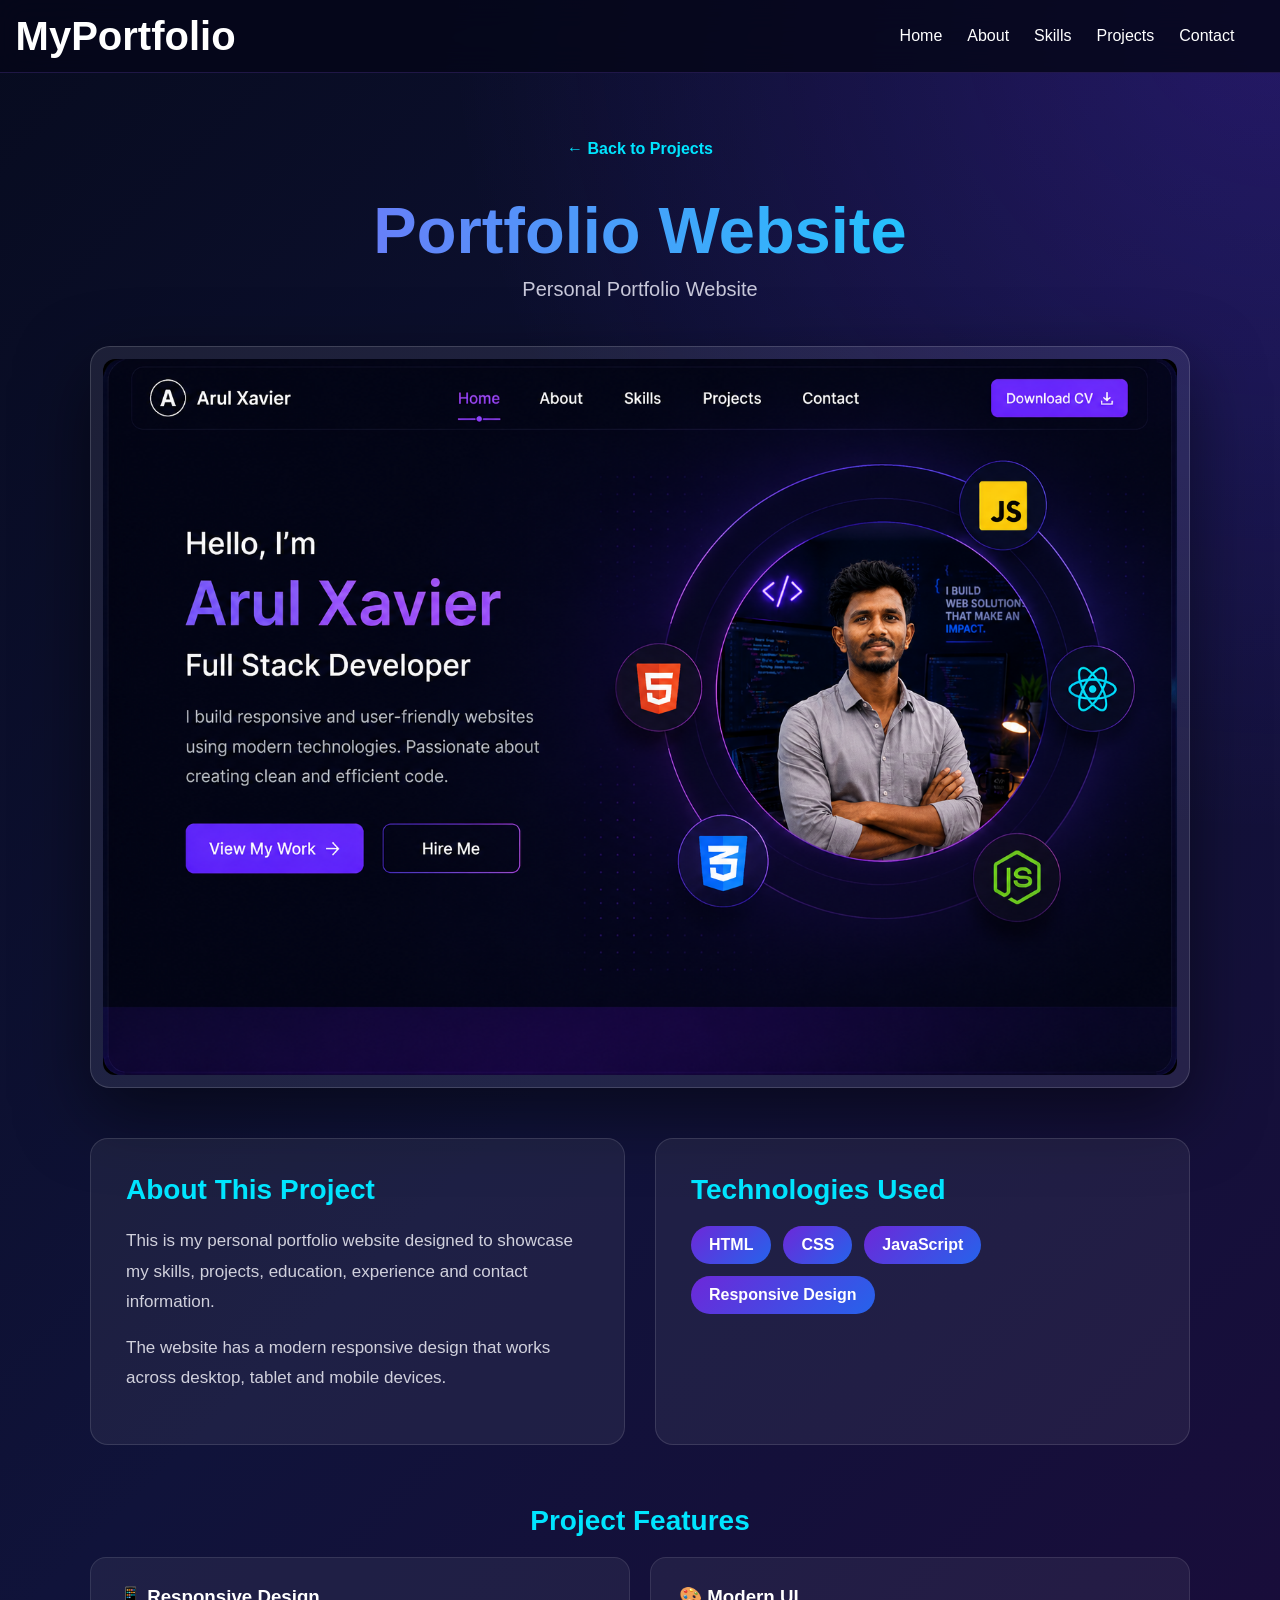
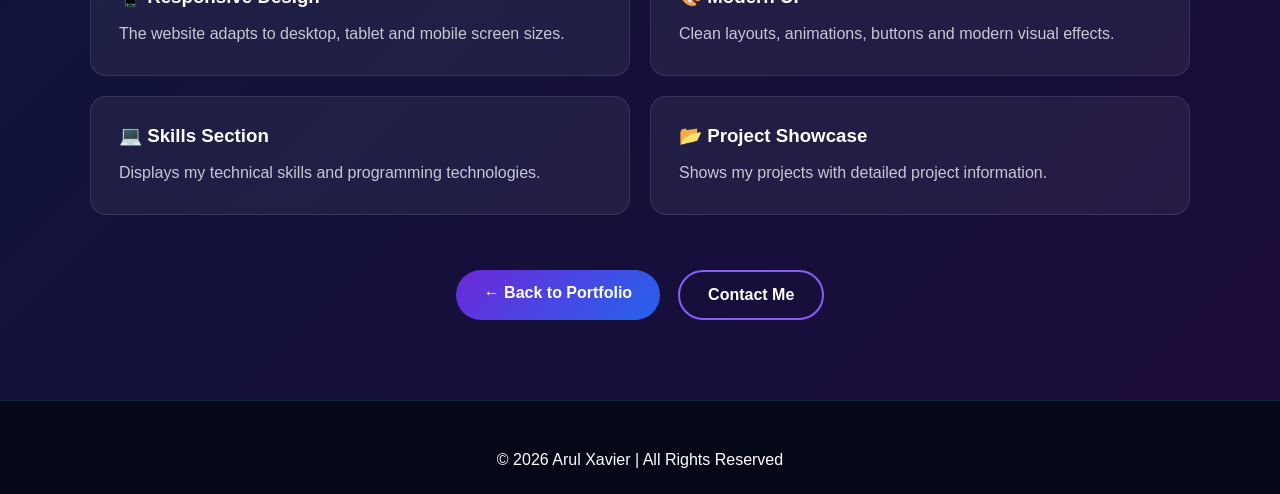
<file: projectportfolio.html>
<!DOCTYPE html>
<html lang="en">

<head>

    <meta charset="UTF-8">

    <meta name="viewport"
          content="width=device-width, initial-scale=1.0">

    <title>Portfolio Website | Arul Xavier</title>

    <link rel="stylesheet" href="style.css">

</head>

<body>

    <!-- Navigation -->

    <header>

        <nav>

            <h2 class="logo">MyPortfolio</h2>

            <ul>

                <li>
                    <a href="index.html">Home</a>
                </li>

                <li>
                    <a href="index.html#about">About</a>
                </li>

                <li>
                    <a href="index.html#skills">Skills</a>
                </li>

                <li>
                    <a href="index.html#projects">Projects</a>
                </li>

                <li>
                    <a href="index.html#contact">Contact</a>
                </li>

            </ul>

        </nav>

    </header>


    <!-- Project Details -->

    <main class="project-details">

        <div class="project-details-container">

            <!-- Back Button -->

            <a href="index.html#projects"
               class="back-btn">
                ← Back to Projects
            </a>


            <!-- Project Title -->

            <h1>Portfolio Website</h1>

            <p class="project-subtitle">
                Personal Portfolio Website
            </p>


            <!-- Project Image -->

            <div class="project-preview">

                <img src="images/portfolio.png"
                     alt="Portfolio Website Preview">

            </div>


            <!-- Project Information -->

            <div class="project-info">

                <div class="project-description">

                    <h2>About This Project</h2>

                    <p>
                        This is my personal portfolio website designed
                        to showcase my skills, projects, education,
                        experience and contact information.
                    </p>

                    <p>
                        The website has a modern responsive design
                        that works across desktop, tablet and mobile
                        devices.
                    </p>

                </div>


                <!-- Technologies -->

                <div class="technologies">

                    <h2>Technologies Used</h2>

                    <div class="technology-list">

                        <span>HTML</span>
                        <span>CSS</span>
                        <span>JavaScript</span>
                        <span>Responsive Design</span>

                    </div>

                </div>

            </div>


            <!-- Features -->

            <div class="project-features">

                <h2>Project Features</h2>

                <div class="feature-grid">

                    <div class="feature-card">

                        <h3>📱 Responsive Design</h3>

                        <p>
                            The website adapts to desktop,
                            tablet and mobile screen sizes.
                        </p>

                    </div>


                    <div class="feature-card">

                        <h3>🎨 Modern UI</h3>

                        <p>
                            Clean layouts, animations,
                            buttons and modern visual effects.
                        </p>

                    </div>


                    <div class="feature-card">

                        <h3>💻 Skills Section</h3>

                        <p>
                            Displays my technical skills
                            and programming technologies.
                        </p>

                    </div>


                    <div class="feature-card">

                        <h3>📂 Project Showcase</h3>

                        <p>
                            Shows my projects with detailed
                            project information.
                        </p>

                    </div>

                </div>

            </div>


            <!-- Buttons -->

            <div class="project-actions">

                <a href="index.html"
                   class="project-btn">
                    ← Back to Portfolio
                </a>

                <a href="index.html#contact"
                   class="project-btn project-btn-outline">
                    Contact Me
                </a>

            </div>

        </div>

    </main>


    <!-- Footer -->

    <footer>

        <p>
            © 2026 Arul Xavier | All Rights Reserved
        </p>

    </footer>

</body>

</html>
</file>
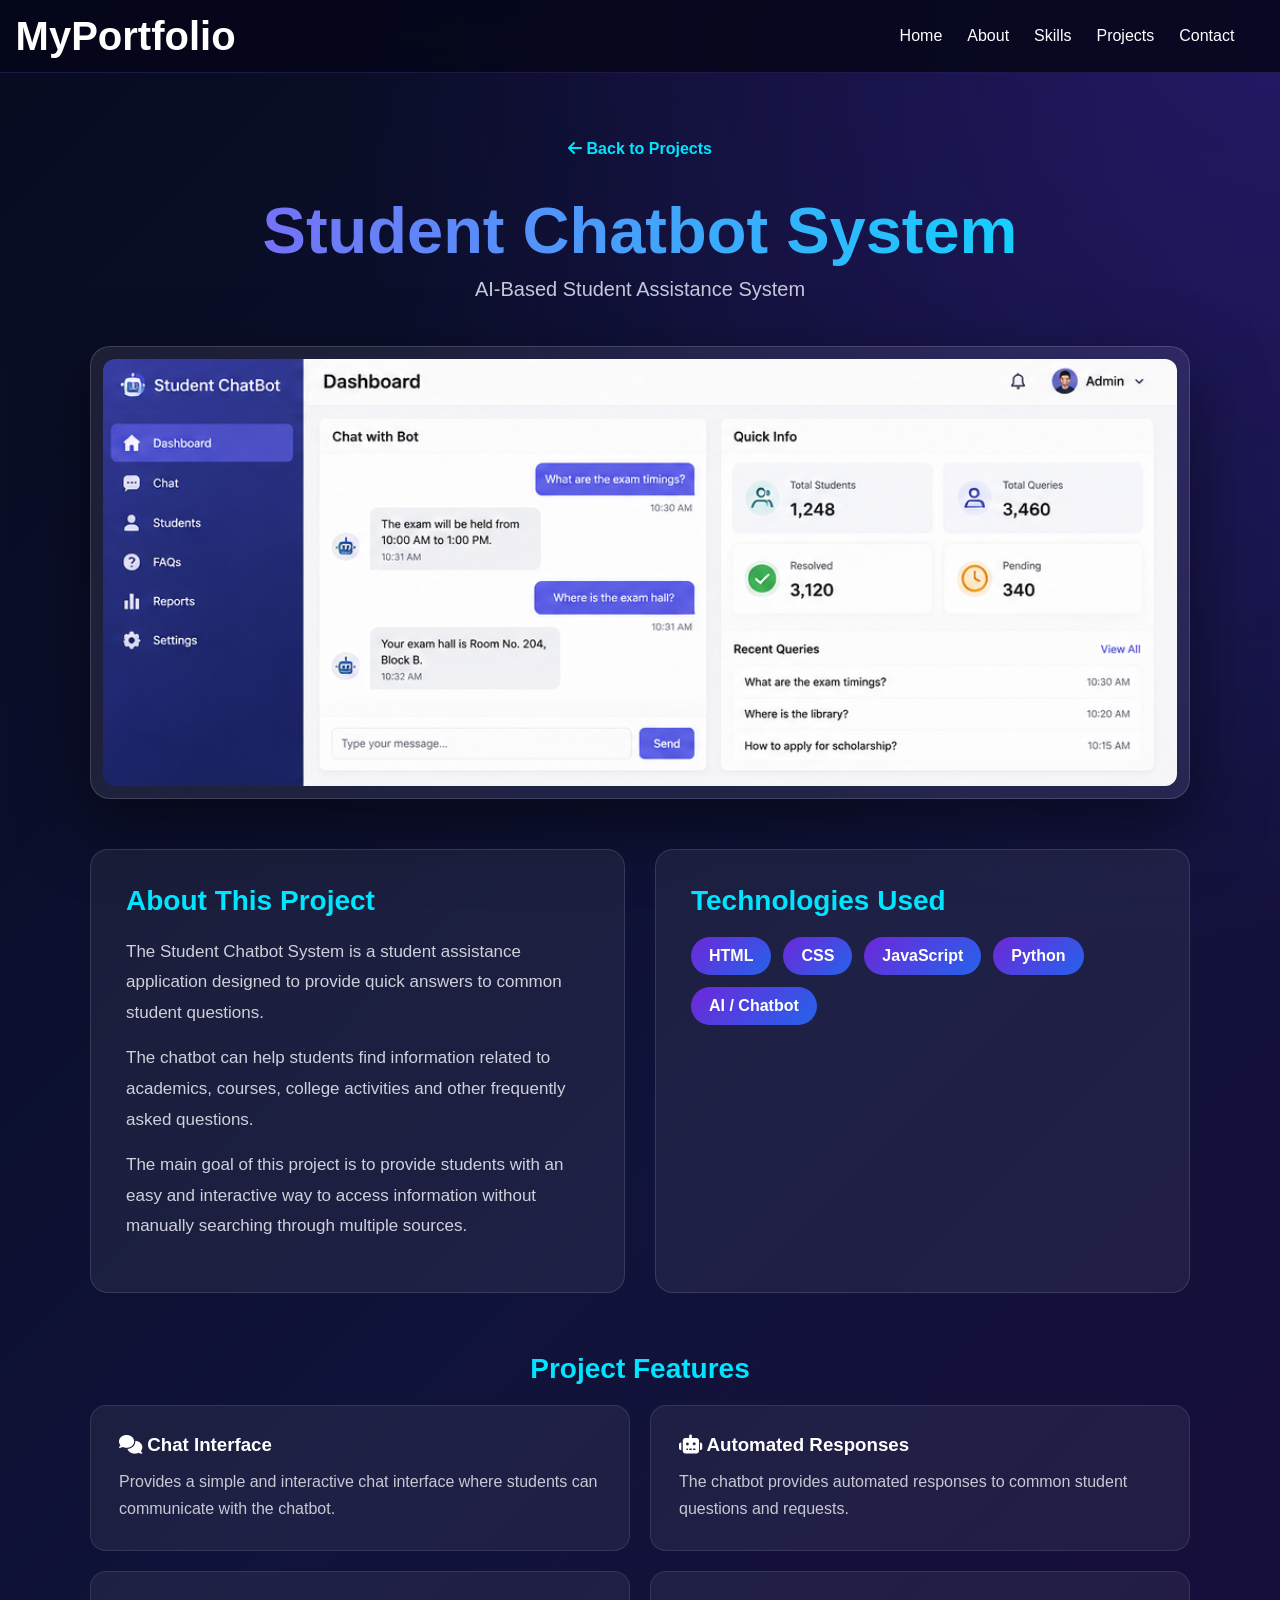
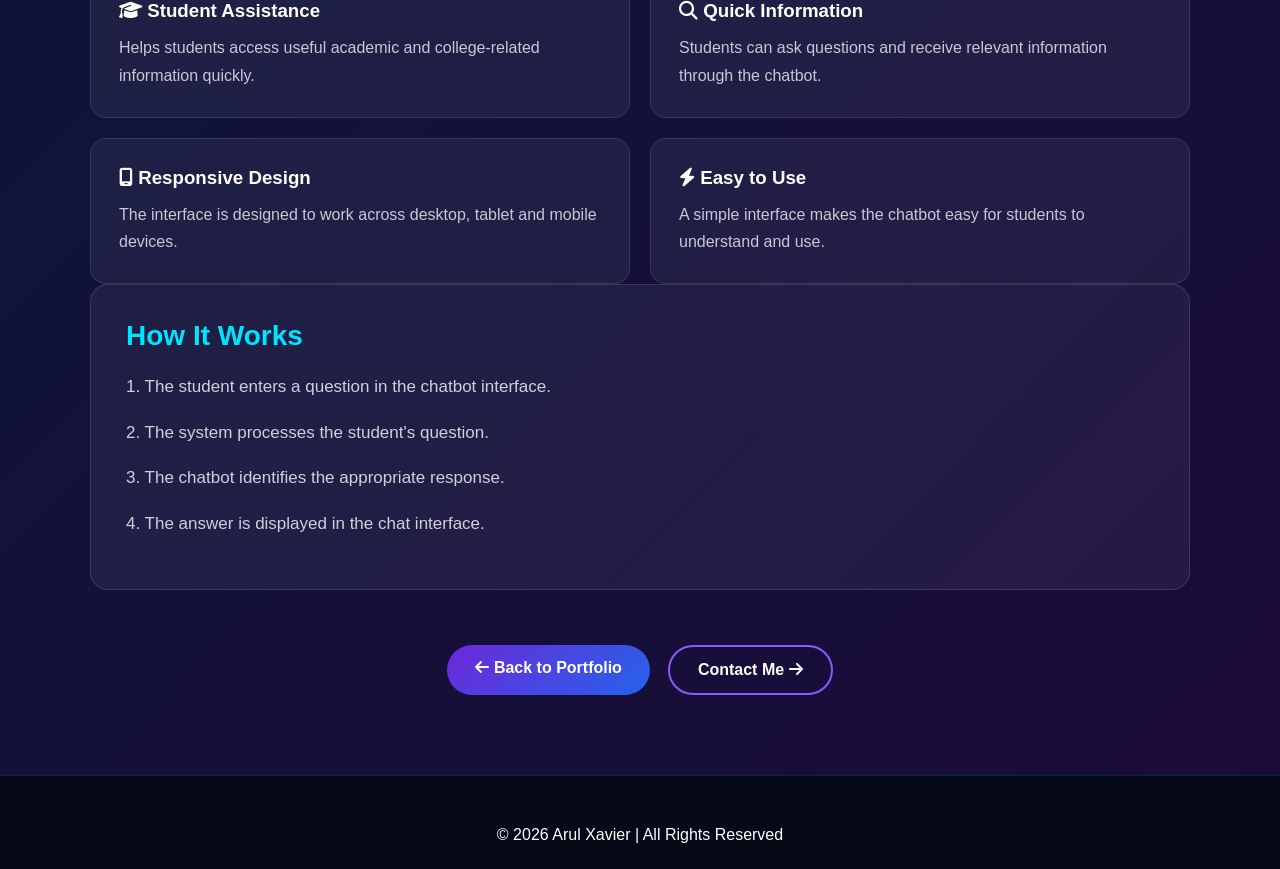
<file: projectstubot.html>
<!DOCTYPE html>
<html lang="en">

<head>

    <meta charset="UTF-8">

    <meta name="viewport"
          content="width=device-width, initial-scale=1.0">

    <title>Student Chatbot System | Arul Xavier</title>

    <link rel="stylesheet" href="style.css">

    <!-- Font Awesome -->
    <link
        rel="stylesheet"
        href="https://cdnjs.cloudflare.com/ajax/libs/font-awesome/6.5.2/css/all.min.css"
    >

</head>

<body>

    <!-- ==========================
         NAVIGATION
    =========================== -->

    <header>

        <nav>

            <h2 class="logo">MyPortfolio</h2>

            <ul>

                <li>
                    <a href="index.html">Home</a>
                </li>

                <li>
                    <a href="index.html#about">About</a>
                </li>

                <li>
                    <a href="index.html#skills">Skills</a>
                </li>

                <li>
                    <a href="index.html#projects">Projects</a>
                </li>

                <li>
                    <a href="index.html#contact">Contact</a>
                </li>

            </ul>

        </nav>

    </header>


    <!-- ==========================
         PROJECT DETAILS
    =========================== -->

    <main class="project-details">

        <div class="project-details-container">


            <!-- Back Button -->

            <a
                href="index.html#projects"
                class="back-btn"
            >

                <i class="fa-solid fa-arrow-left"></i>

                Back to Projects

            </a>


            <!-- Project Title -->

            <h1>
                Student Chatbot System
            </h1>

            <p class="project-subtitle">
                AI-Based Student Assistance System
            </p>


            <!-- Project Image -->

            <div class="project-preview">

                <img
                    src="images/studentbot.png"
                    alt="Student Chatbot System Preview"
                >

            </div>


            <!-- ==========================
                 PROJECT INFORMATION
            =========================== -->

            <div class="project-info">


                <!-- Description -->

                <div class="project-description">

                    <h2>
                        About This Project
                    </h2>

                    <p>

                        The Student Chatbot System is a
                        student assistance application designed
                        to provide quick answers to common
                        student questions.

                    </p>

                    <p>

                        The chatbot can help students find
                        information related to academics,
                        courses, college activities and other
                        frequently asked questions.

                    </p>

                    <p>

                        The main goal of this project is to
                        provide students with an easy and
                        interactive way to access information
                        without manually searching through
                        multiple sources.

                    </p>

                </div>


                <!-- Technologies -->

                <div class="technologies">

                    <h2>
                        Technologies Used
                    </h2>

                    <div class="technology-list">

                        <span>
                            HTML
                        </span>

                        <span>
                            CSS
                        </span>

                        <span>
                            JavaScript
                        </span>

                        <span>
                            Python
                        </span>

                        <span>
                            AI / Chatbot
                        </span>

                    </div>

                </div>

            </div>


            <!-- ==========================
                 PROJECT FEATURES
            =========================== -->

            <div class="project-features">

                <h2>
                    Project Features
                </h2>


                <div class="feature-grid">


                    <!-- Feature 1 -->

                    <div class="feature-card">

                        <h3>
                            <i class="fa-solid fa-comments"></i>
                            Chat Interface
                        </h3>

                        <p>

                            Provides a simple and interactive
                            chat interface where students can
                            communicate with the chatbot.

                        </p>

                    </div>


                    <!-- Feature 2 -->

                    <div class="feature-card">

                        <h3>
                            <i class="fa-solid fa-robot"></i>
                            Automated Responses
                        </h3>

                        <p>

                            The chatbot provides automated
                            responses to common student
                            questions and requests.

                        </p>

                    </div>


                    <!-- Feature 3 -->

                    <div class="feature-card">

                        <h3>
                            <i class="fa-solid fa-graduation-cap"></i>
                            Student Assistance
                        </h3>

                        <p>

                            Helps students access useful
                            academic and college-related
                            information quickly.

                        </p>

                    </div>


                    <!-- Feature 4 -->

                    <div class="feature-card">

                        <h3>
                            <i class="fa-solid fa-magnifying-glass"></i>
                            Quick Information
                        </h3>

                        <p>

                            Students can ask questions and
                            receive relevant information
                            through the chatbot.

                        </p>

                    </div>


                    <!-- Feature 5 -->

                    <div class="feature-card">

                        <h3>
                            <i class="fa-solid fa-mobile-screen"></i>
                            Responsive Design
                        </h3>

                        <p>

                            The interface is designed to work
                            across desktop, tablet and mobile
                            devices.

                        </p>

                    </div>


                    <!-- Feature 6 -->

                    <div class="feature-card">

                        <h3>
                            <i class="fa-solid fa-bolt"></i>
                            Easy to Use
                        </h3>

                        <p>

                            A simple interface makes the
                            chatbot easy for students to
                            understand and use.

                        </p>

                    </div>


                </div>

            </div>


            <!-- ==========================
                 PROJECT WORKFLOW
            =========================== -->

            <div class="project-description project-workflow">

                <h2>
                    How It Works
                </h2>

                <p>

                    1. The student enters a question in the
                    chatbot interface.

                </p>

                <p>

                    2. The system processes the student's
                    question.

                </p>

                <p>

                    3. The chatbot identifies the appropriate
                    response.

                </p>

                <p>

                    4. The answer is displayed in the chat
                    interface.

                </p>

            </div>


            <!-- ==========================
                 PROJECT BUTTONS
            =========================== -->

            <div class="project-actions">

                <a
                    href="index.html"
                    class="project-btn"
                >

                    <i class="fa-solid fa-arrow-left"></i>

                    Back to Portfolio

                </a>


                <a
                    href="index.html#contact"
                    class="project-btn project-btn-outline"
                >

                    Contact Me

                    <i class="fa-solid fa-arrow-right"></i>

                </a>

            </div>


        </div>

    </main>


    <!-- ==========================
         FOOTER
    =========================== -->

    <footer>

        <p>
            © 2026 Arul Xavier | All Rights Reserved
        </p>

    </footer>


</body>

</html>
</file>
<file: style.css>
* {
    margin: 0;
    padding: 0;
    box-sizing: border-box;
    font-family: 'Poppins', sans-serif;
}

html {
    scroll-behavior: smooth;
}

html,
body{
    width:100%;
    overflow-x:hidden;
}

body{
    background:#f4f4f4;
    color:#4d4b4b;
}

/* =======================
   Navigation
======================= */

header {
    position: fixed;
    width: 100%;
    top: 0;
    left: 0;
    z-index: 1000;

    background: rgba(5, 7, 25, 0.85);
    backdrop-filter: blur(15px);

    border-bottom: 1px solid rgba(139, 92, 246, 0.2);
}

nav {
    width: 96%;
    max-width: 1500px;
    min-height: 72px;

    margin: 0 auto;
    padding: 12px 20px;

    display: flex;
    justify-content: space-between;
    align-items: center;
}
.logo{
    font-size:40px;
    color:white;
    font-weight:600;
}

.logo {
    margin-left: -20px;
}

.logo {
    margin-left: -30px;
}

.logo span{
    color:#c7dbdd;
}

nav ul {
    list-style: none;
    display: flex;
    flex-wrap: wrap;
    justify-content: flex-end;
    gap: 10px 25px;
}
/* nav ul li a{

position:relative;

}
nav ul li a::after{

content:"";

position:absolute;

bottom:-5px;

left:0;

width:0;

height:2px;

background:#00E5FF;

transition:.3s;

}nav ul li a:hover::after{

width:100%;

} */

 nav ul li a {
    color: white;
    text-decoration: none;
    transition: .3s;
}

nav ul li a:hover {
    color: #12cae2;
} 

.menu-toggle {
    display: none;
    border: 0;
    background: transparent;
    cursor: pointer;
    padding: 8px;
}

.menu-toggle span {
    display: block;
    width: 25px;
    height: 2px;
    margin: 5px;
    background: white;
    transition: .3s;
}
@media (max-width:700px) {
    nav {
        width: 92%;
    }
}

/* =======================
   Hero Section
======================= */

/* .hero {
    min-height: 100vh;
    display: flex;
    justify-content: space-between;
    align-items: center;
    gap: clamp(36px, 7vw, 100px);
    padding: 120px 10% 70px;
    background: linear-gradient(135deg, #090b2c,#1b1f5d,#512b88,#8b5cf6);
    color: white;
} */
 .hero{
    min-height:100vh;
    display:flex;
    justify-content:center;
    align-items:center;
    text-align:center;
    padding:120px 10%;
    color:white;

    background:
        linear-gradient(rgba(7,11,31,.75), rgba(7,11,31,.75)),
        url("images/codingbg.png");

    background-size:cover;
    background-position:center;
    background-repeat:no-repeat;
}

.hero-text {
    max-width:900px;
    margin:auto;
}

.hero h4{
    font-size:28px;
    margin-bottom:15px;
    color:#d4dedf;
}

.hero h1{
    font-size:72px;
    font-weight:700;
     line-height:1.2;
    margin-bottom:15px;
}

.hero h1 span{
    color:#FFD700;
}

.hero h2{
    font-size:36px;
    margin-bottom:20px;
    color:#00E5FF;
}

.description{
     max-width:750px;
    margin:auto;
    font-size:21px;
    line-height:1.8;
    margin-bottom:35px;
}
.hero-actions{
    display:flex;
    justify-content:center;
    gap:20px;
    flex-wrap:wrap;
}

@media (max-width:768px){

.hero{
    padding:120px 8% 70px;
}

.hero h1{
    font-size:52px;
}

.hero h2{
    font-size:28px;
}

.description{
    font-size:18px;
    max-width:600px;
}

}
@media (max-width:480px){

.hero{
    min-height:100vh;
    padding:110px 20px 50px;
    text-align:center;
}

.hero-text{
    width:100%;
}

.hero h4{
    font-size:18px;
}

.hero h1{
    font-size:38px;
    line-height:1.3;
}

.hero h2{
    font-size:22px;
}

.description{
    font-size:16px;
    line-height:1.7;
    margin-bottom:30px;
}

.hero-actions{
    flex-direction:column;
    align-items:center;
    gap:15px;
}

.hero-actions .btn{
    width:220px;
    text-align:center;
}

}
@media (max-width:360px){

.hero h1{
    font-size:32px;
}

.hero h2{
    font-size:20px;
}

.description{
    font-size:15px;
}

.hero-actions .btn{
    width:200px;
    font-size:15px;
    padding:12px 18px;
}

}
/* =======================
   Buttons
======================= */

.hero-actions{
    display:flex;
    justify-content:center;
    gap:20px;
    flex-wrap:wrap;
    margin-top:30px;
}
.view-work-btn {
    display: inline-flex;
    align-items: center;
    justify-content: center;
    gap: 14px;

    padding: 15px 30px;
    min-width: 190px;

    border-radius: 12px;
    text-decoration: none;

    color: white;
    font-size: 17px;
    font-weight: 700;

    background: linear-gradient(135deg, #7c3aed, #2563eb);

    border: 1px solid rgba(255, 255, 255, 0.2);

    box-shadow:
        0 8px 25px rgba(88, 28, 135, 0.35),
        inset 0 1px 1px rgba(255, 255, 255, 0.2);

    transition: all 0.3s ease;
}

.view-work-btn span {
    font-size: 24px;
    line-height: 1;
    transition: transform 0.3s ease;
}

.view-work-btn:hover {
    transform: translateY(-4px);

    background: linear-gradient(135deg, #8b5cf6, #3b82f6);

    box-shadow:
        0 14px 35px rgba(88, 28, 135, 0.5),
        0 0 20px rgba(99, 102, 241, 0.25);
}

.view-work-btn:hover span {
    transform: translateX(6px);
}

.view-work-btn:active {
    transform: translateY(-1px);
}

/* =======================
   Download CV Button
======================= */

.download-cv-btn {
    display: inline-flex;
    align-items: center;
    justify-content: center;
    gap: 12px;

    padding: 15px 30px;
    min-width: 190px;

    border-radius: 12px;
    border: 1px solid rgba(139, 92, 246, 0.8);

    background: rgba(255, 255, 255, 0.04);
    color: white;

    font-size: 17px;
    font-weight: 700;
    text-decoration: none;

    box-shadow:
        0 8px 25px rgba(0, 0, 0, 0.25),
        inset 0 0 15px rgba(124, 58, 237, 0.08);

    backdrop-filter: blur(8px);

    transition: all 0.3s ease;
}

/* Download icon */
.download-icon {
    display: inline-flex;
    align-items: center;
    justify-content: center;

    width: 28px;
    height: 28px;

    border-radius: 50%;

    background: linear-gradient(135deg, #7c3aed, #2563eb);

    font-size: 20px;
    font-weight: bold;

    transition: transform 0.3s ease;
}

/* Hover effect */
.download-cv-btn:hover {
    transform: translateY(-4px);

    border-color: #8b5cf6;

    background: rgba(124, 58, 237, 0.15);

    box-shadow:
        0 12px 30px rgba(88, 28, 135, 0.4),
        0 0 20px rgba(99, 102, 241, 0.2);

    color: white;
}

/* Move icon on hover */
.download-cv-btn:hover .download-icon {
    transform: translateY(4px);
}

/* Click effect */
.download-cv-btn:active {
    transform: translateY(-1px);
}
@media (max-width: 600px) {

    .view-work-btn {
        width: 100%;
        max-width: 280px;
        padding: 14px 24px;
        font-size: 16px;
    }

}

@media (max-width: 600px) {

    .download-cv-btn {
        width: 100%;
        max-width: 280px;
        padding: 14px 24px;
        font-size: 16px;
    }

}

/* =======================
   Hero Image
======================= */
 
.hero-image {
    flex: 1 1 360px;
    display: flex;
    flex-direction: column;
    justify-content: center;
    align-items: center;
    gap: 24px;
}

.profile-card {
    width: min(420px, 34vw);
    aspect-ratio: 1;
    padding: 12px;
    border-radius: 24px;
    background: rgba(255, 255, 255, .3);
    border: 2px solid rgba(255, 255, 255, .08);
    box-shadow: 0 20px 40px rgba(0, 0, 0, .4);
    animation: float 4s ease-in-out infinite;
    backdrop-filter:blur(10px);
}

/* Taller portrait cards on desktop; mobile keeps the original square layout. */
@media (min-width: 769px) {
    .profile-card {
        width: min(420px, 31vw);
        aspect-ratio: 4 / 5;
        background: rgba(104, 75, 210, .22);
        border-color: rgba(179, 151, 255, .5);
        box-shadow: 0 22px 48px rgba(3, 6, 24, .6);
    }

    .about .about-image .profile-card {
        width: min(370px, 28vw);
        margin-left: -30px;
    }
}

.hero-image img {
    width: 100%;
    height: 100%;
    display: block;
    object-fit: cover;
    border-radius: 14px;
    transition: .4s;
}

.hero-image img:hover {
    transform: scale(1.03);
}

@keyframes float {

    0%,
    100% {
        transform: translateY(0);
    }

    50% {
        transform: translateY(-12px);
    }
}

/* =======================
   Social Icons
======================= */

.social-icons {
    display: flex;
    flex-wrap: wrap;
    justify-content: center;
    gap: 16px 25px;
}

.social-icons a {
    color: white;
    text-decoration: none;
    font-weight: bold;
}

.social-icons a:hover {
    color: #ffd700;
}

/* =======================
   Sections
======================= */

/* .section {
    width: min(80%, 1100px);
    min-height: 100vh;
    margin: auto;
    padding: 90px 0;
    display: flex;
    flex-direction: column;
    justify-content: center;
    align-items: center;
    text-align: center;
} */
 .section{
    width:100%;
    min-height:100vh;
    padding:90px 8%;
    display:flex;
    flex-direction:column;
    justify-content:center;
    align-items:center;
    text-align:center;
}
#skills,
#projects,
#contact {
    border-top: 1px solid rgba(0, 0, 0, 0.08);
}

/* .section h2 {
    margin-bottom: 30px;
    color: #2196f3;
    font-size: clamp(30px, 4vw, 36px);
} */
 .section h2 {
    font-size: 48px;
    color: #0B666A;
    margin-bottom: 20px;
    position: relative;
}

.section h2::after {
    content: "";
    width: 80px;
    height: 4px;
    background: #00BCD4;
    margin: 12px auto 0;
    display: block;
    border-radius: 10px;
}

.section>p {
    max-width: 750px;
    line-height: 1.7;
}
.scroll{

position:absolute;

bottom:30px;

left:50%;

transform:translateX(-50%);

font-size:35px;

color:white;

animation:move 2s infinite;

}

@keyframes move{

50%{

transform:translate(-50%,10px);

}

}

/* ===========================
        ABOUT SECTION
=========================== */
.about,
#skills,
#projects,
#contact{
    width:100%;
    overflow:hidden;
}
.about{
    min-height:100vh;
    background:linear-gradient(135deg,#f5f3ff,#e0e7ff,#dbeafe);
    display:flex;
    justify-content:center;
    align-items:center;
    padding:100px 10%;
}

.about-container{
    display:flex;
    gap:70px;
}
.about-container{
    display:flex;
    align-items:center;
    justify-content:space-between;
    gap:70px;
    max-width:1200px;
    width:100%;
}

.about-image .profile-card{
    width:min(300px, 80vw);
}

.about-image .profile-card img{
    width:100%;
    height:120%;
    display:block;
    object-fit:cover;
    border-radius:14px;
    transition:.4s;
}

.about-image .profile-card img:hover{
    transform:scale(1.05);
}

.about-content{
    flex:1;
}

.about-content h2{
    font-size:55px;
    color:#0B666A;
    margin-bottom:30px;
    position:relative;
}

.about-content h2::after{
    content:"";
    width:90px;
    height:5px;
    background:#00BCD4;
    display:block;
    margin-top:12px;
    border-radius:10px;
}

.about-content p{
    font-size:22px;
    line-height:1.9;
    color:#333;
    text-align:justify;
}

.about-content span{
    color:#0B666A;
    font-weight:bold;
}

.about-content strong{
    color:#2196F3;
}

@media(max-width:768px){

.about-container{
    flex-direction:column;
    text-align:center;
}

.about-image .profile-card{
    width:min(270px, 80vw);
}

.about-content h2{
    font-size:42px;
}

.about-content p{
    font-size:18px;
    text-align:center;
}

}
/* =======================
   Skills
======================= */
#skills{
    background:
        linear-gradient(rgba(15,23,42,.95),rgba(15,23,42,.95)),
        linear-gradient(rgba(255,255,255,.05) 1px, transparent 1px),
        linear-gradient(90deg, rgba(255,255,255,.05) 1px, transparent 1px),
        linear-gradient(135deg,#0F172A,#1E293B,#312E81);

    background-size:
        cover,
        40px 40px,
        40px 40px,
        cover;
}
#skills h2{
    color:#dce3e4;
    font-size:48px;
    margin-bottom:20px;
}

#skills h2::after{
    content:"";
    width:90px;
    height:4px;
    background:#FFD700;
    display:block;
    margin:12px auto;
    border-radius:10px;
}
.cards {
    display: flex;
    justify-content: center;
    flex-wrap: wrap;
    gap: 20px 25px;
}

.card{
    width:180px;
    height:180px;
    background:rgba(255,255,255,0.08);
    backdrop-filter:blur(12px);
    border:1px solid rgba(255,255,255,0.15);
    border-radius:20px;
    display:flex;
    flex-direction:column;
    justify-content:center;
    align-items:center;
    transition:.4s;
    box-shadow:0 8px 25px rgba(0,0,0,.35);
}

.card i{
    font-size:65px;
    margin-bottom:18px;
}

.card h3{
    font-size:22px;
    color:white;
}

.fa-html5{
    color:#E34F26;
}

.fa-css3-alt{
    color:#1572B6;
}

.fa-js{
    color:#F7DF1E;
}

.fa-react{
    color:#61DAFB;
}

.fa-java{
    color:#f89820;
}

.fa-python{
    color:#3776AB;
}

.fa-database{
    color:#336791;
}

.card:hover{
    transform:translateY(-12px);
    background:#00BCD4;
    color:white;
    box-shadow:0 20px 40px rgba(0,229,255,.4);
}
/* =======================
   Projects
======================= */
 /* =======================
   PROJECTS SECTION
======================= */

#projects {
    width: 100%;
    min-height: 100vh;

    background: linear-gradient(
        135deg,
        #f5f3ff,
        #e0e7ff,
        #dbeafe
    );

    padding: 100px 3% 80px;

    overflow: hidden;
}

/* Heading */

#projects h2 {
    text-align: center;
    color: #0b666a;

    font-size: clamp(38px, 5vw, 55px);

    margin-bottom: 40px;
}

#projects h2::after {
    content: "";

    display: block;

    width: 80px;
    height: 5px;

    margin: 12px auto 0;

    background: #00bcd4;

    border-radius: 10px;
}


/* =======================
   PROJECT SLIDER
======================= */

.project-container {
    width: 100%;
    max-width: 1350px;

    margin: 0 auto;

    display: flex;

    flex-wrap: nowrap;

    gap: 25px;

    overflow-x: auto;
    overflow-y: hidden;

    padding: 15px 5px 30px;

    scroll-behavior: smooth;

    scroll-snap-type: x mandatory;

    scrollbar-width: none;
}

.project-container::-webkit-scrollbar {
    display: none;
}


/* =======================
   PROJECT CARD
======================= */

.project-card {
    flex: 0 0 calc(50% - 13px);

    min-width: 0;

    background: white;

    border-radius: 20px;

    overflow: hidden;

    box-shadow: 0 8px 25px rgba(30, 41, 59, 0.15);

    scroll-snap-align: start;

    transition: transform 0.3s ease,
                box-shadow 0.3s ease;
}

.project-card:hover {
    transform: translateY(-8px);

    box-shadow: 0 18px 40px rgba(30, 41, 59, 0.22);
}


/* =======================
   PROJECT IMAGE
======================= */

.project-card img {
    width: 100%;

    height: 260px;

    display: block;

    object-fit: cover;
}


/* =======================
   PROJECT CONTENT
======================= */

.project-content {
    padding: 25px;

    min-height: 150px;
}

.project-content h3 {
    color: #0b666a;

    font-size: 24px;

    margin-bottom: 18px;
}

.project-content p {
    color: #444;

    line-height: 1.6;

    margin-bottom: 20px;
}


/* =======================
   VIEW DETAILS BUTTON
======================= */

.project-btn {
    display: inline-flex;

    align-items: center;

    gap: 8px;

    padding: 13px 24px;

    border: none;

    border-radius: 30px;

    background: linear-gradient(
        135deg,
        #7c3aed,
        #2563eb
    );

    color: white !important;

    text-decoration: none;

    font-weight: bold;

    cursor: pointer;

    transition: 0.3s;
}

.project-btn:hover {
    transform: translateY(-3px);

    box-shadow: 0 8px 20px rgba(37, 99, 235, 0.35);

    color: white !important;
}

.project-btn span {
    font-size: 18px;
}


/* =======================
   MOBILE
======================= */

@media (max-width: 700px) {

    #projects {
        padding: 80px 4%;
    }

    .project-container {
        gap: 18px;

        padding-left: 2px;
        padding-right: 2px;
    }

    .project-card {
        flex: 0 0 90%;
    }

    .project-card img {
        height: 210px;
    }

    .project-content {
        padding: 20px;
    }

    .project-content h3 {
        font-size: 21px;
    }
}

/* Project Image */

.project-image {
    width: 100%;
    height: 210px;

    overflow: hidden;

    background: #070b1f;
}

.project-image img {
    width: 100%;
    height: 100%;

    display: block;

    object-fit: cover;

    transition: 0.5s;
}

.project-card:hover .project-image img {
    transform: scale(1.05);
}


/* Project Content */

.project-content {
    padding: 25px;
}

.project-content h3 {
    font-size: 20px;
    margin-bottom: 12px;
    color: rgb(56, 135, 155);
}

.project-content p {
    color: #cbd5e1;

    font-size: 15px;

    line-height: 1.7;

    margin-bottom: 18px;
}


/* Technology */

.project-tech {
    display: flex;
    flex-wrap: wrap;
    gap: 8px;

    margin-bottom: 22px;
}

.project-tech span {
    padding: 6px 12px;

    border-radius: 20px;

    background: rgba(0, 229, 255, 0.1);

    border: 1px solid rgba(0, 229, 255, 0.3);

    color: #00e5ff;

    font-size: 13px;

    font-weight: bold;
}


/* Details Button */

.details-btn {
    border: none;

    padding: 11px 20px;

    border-radius: 30px;

    background: #00bcd4;

    color: white;

    font-size: 15px;

    font-weight: bold;

    cursor: pointer;

    transition: 0.3s;

    display: inline-flex;

    align-items: center;

    gap: 8px;
}

.details-btn:hover {
    background: #00e5ff;

    transform: translateY(-3px);

    box-shadow:
        0 8px 20px rgba(0, 229, 255, 0.3);
}

/* ==========================
   PROJECT DETAILS POPUP
========================== */

.project-modal {
    display: none;

    position: fixed;

    inset: 0;

    z-index: 2000;

    background: rgba(0, 0, 0, 0.75);

    backdrop-filter: blur(8px);

    justify-content: center;

    align-items: center;

    padding: 20px;
}


/* Show popup */

.project-modal.active {
    display: flex;
}


/* Popup box */

.modal-content {
    position: relative;

    width: min(750px, 95%);

    max-height: 90vh;

    overflow-y: auto;

    background: #111827;

    color: white;

    border: 1px solid rgba(0, 229, 255, 0.3);

    border-radius: 20px;

    padding: 40px;

    box-shadow:
        0 25px 70px rgba(0, 0, 0, 0.6);

    animation: modalOpen 0.3s ease;
}


/* Animation */

@keyframes modalOpen {

    from {
        opacity: 0;
        transform: translateY(30px) scale(0.95);
    }

    to {
        opacity: 1;
        transform: translateY(0) scale(1);
    }

}


/* Close button */

.close-modal {
    position: absolute;

    top: 15px;
    right: 20px;

    width: 40px;
    height: 40px;

    border: none;

    border-radius: 50%;

    background: rgba(255, 255, 255, 0.1);

    color: white;

    font-size: 28px;

    cursor: pointer;

    transition: 0.3s;
}

.close-modal:hover {
    background: #ef4444;

    transform: rotate(90deg);
}


/* Modal heading */

.modal-content h2 {
    color: #00e5ff;

    font-size: 35px;

    margin-bottom: 20px;
}


/* Modal paragraphs */

.modal-content p {
    color: #cbd5e1;

    font-size: 17px;

    line-height: 1.8;

    margin-bottom: 20px;
}


/* Modal list */

.modal-content ul {
    margin: 15px 0 25px 20px;

    color: #cbd5e1;
}

.modal-content li {
    margin-bottom: 10px;
}


/* Modal technologies */

.modal-tech {
    display: flex;

    flex-wrap: wrap;

    gap: 10px;

    margin: 20px 0;
}

.modal-tech span {
    padding: 8px 15px;

    border-radius: 20px;

    background: #172554;

    border: 1px solid #00bcd4;

    color: #00e5ff;
}

/* ==========================
   PROJECT MOBILE
========================== */

@media (max-width: 900px) {

    .project-container {
        grid-template-columns: repeat(2, 1fr);
    }

}


@media (max-width: 600px) {

    .projects-section {
        width: 100%;
        padding: 90px 6%;
    }

    .projects-heading h2 {
        font-size: 38px;
    }

    .projects-heading p {
        font-size: 16px;
    }

    .project-container {
        grid-template-columns: 1fr;
    }

    .project-image {
        height: 200px;
    }

    .modal-content {
        width: 95%;
        padding: 30px 20px;
    }

    .modal-content h2 {
        font-size: 27px;
    }

    .modal-content p {
        font-size: 15px;
    }

}

@media (max-width: 700px) {

    #projects {
        padding: 80px 3%;
    }

    .project-container {
        gap: 15px;
        padding-left: 2px;
        padding-right: 2px;
    }

    .project-card {
        flex: 0 0 90%;
        width: 90%;
        padding: 22px;
    }
}

/* =======================
   Contact
======================= */

#contact a {
    text-decoration: none;
    color: #2196f3;
    font-weight: bold;
}

footer {
    background: #222;
    color: white;
    text-align: center;
    padding: 20px;
}

/* ==========================
   CONTACT SECTION
========================== */

.contact-section {
    width: 100%;
    min-height: 100vh;

    padding: 100px 20px;

    background: linear-gradient(
        135deg,
        #071a2f,
        #17133d,
        #26104d
    );

    display: flex;
    flex-direction: column;
    align-items: center;
}


/* ==========================
   CONTACT HEADING
========================== */

.contact-heading {
    text-align: center;
    margin-bottom: 40px;
}

.contact-heading h2 {
    color: #ffffff;
    font-size: clamp(40px, 5vw, 55px);
    margin: 0;
}

.contact-heading h2::after {
    content: "";

    display: block;

    width: 75px;
    height: 4px;

    margin: 12px auto 0;

    background: #ffd600;
    border-radius: 10px;
}


/* ==========================
   SINGLE CONTACT CONTAINER
========================== */

.contact-container {
    width: 100%;
    max-width: 600px;

    padding: 35px;

    background: rgba(255, 255, 255, 0.08);

    border: 1px solid rgba(255, 255, 255, 0.18);

    border-radius: 20px;

    box-shadow:
        0 20px 50px rgba(0, 0, 0, 0.35),
        inset 0 0 30px rgba(255, 255, 255, 0.03);

    backdrop-filter: blur(12px);

    box-sizing: border-box;
}


/* ==========================
   FORM
========================== */

#contact-form {
    width: 100%;
}


/* ==========================
   FORM GROUP
========================== */

.form-group {
    margin-bottom: 25px;
}

.form-group label {
    display: block;

    margin-bottom: 10px;

    color: #ffffff;

    font-size: 16px;
    font-weight: 600;
}


/* ==========================
   INPUTS
========================== */

.form-group input,
.form-group textarea {
    width: 100%;

    padding: 16px;

    box-sizing: border-box;

    border: 1px solid rgba(255, 255, 255, 0.25);

    border-radius: 12px;

    background: rgba(255, 255, 255, 0.12);

    color: #ffffff;

    font-size: 16px;

    outline: none;

    transition: 0.3s ease;
}


/* Placeholder */

.form-group input::placeholder,
.form-group textarea::placeholder {
    color: #b8bfd1;
}


/* Focus effect */

.form-group input:focus,
.form-group textarea:focus {
    border-color: #4f46e5;

    background: rgba(255, 255, 255, 0.16);

    box-shadow: 0 0 12px rgba(79, 70, 229, 0.35);
}


/* Message box */

.form-group textarea {
    min-height: 180px;

    resize: vertical;
}


/* ==========================
   SEND MESSAGE BUTTON
========================== */

.submit-btn {
    display: flex;

    align-items: center;
    justify-content: center;

    gap: 12px;

    margin: 10px auto 0;

    padding: 15px 30px;

    border: none;

    border-radius: 50px;

    background: linear-gradient(
        90deg,
        #7c2cff,
        #2563eb
    );

    color: #ffffff;

    font-size: 16px;
    font-weight: 700;

    cursor: pointer;

    box-shadow:
        0 10px 25px rgba(37, 99, 235, 0.3);

    transition: all 0.3s ease;
}


/* Arrow */

.submit-btn span {
    font-size: 22px;

    transition: transform 0.3s ease;
}


/* Hover */

.submit-btn:hover {
    transform: translateY(-3px);

    box-shadow:
        0 15px 30px rgba(37, 99, 235, 0.45);
}

.submit-btn:hover span {
    transform: translateX(5px);
}


/* ==========================
   MOBILE
========================== */

@media (max-width: 600px) {

    .contact-section {
        padding: 80px 15px;
    }

    .contact-container {
        padding: 25px 20px;

        border-radius: 16px;
    }

    .form-group input,
    .form-group textarea {
        font-size: 15px;
    }

    .submit-btn {
        width: 100%;
    }
} 

/* ==========================
   CONTACT INFORMATION
========================== */

.contact-info {
    padding: 35px;

    border-radius: 20px;

    background:
        linear-gradient(
            145deg,
            rgba(124, 58, 237, 0.25),
            rgba(0, 229, 255, 0.08)
        );

    border: 1px solid rgba(255, 255, 255, 0.15);

    backdrop-filter: blur(12px);

    box-shadow:
        0 20px 50px rgba(0, 0, 0, 0.35);
}

.contact-info > h3 {
    font-size: 28px;

    margin-bottom: 15px;

    color: #00e5ff;
}

.contact-info > p {
    color: #cbd5e1;

    line-height: 1.7;

    margin-bottom: 30px;
}


/* Contact Item */

.contact-item {
    display: flex;

    align-items: center;

    gap: 15px;

    margin-bottom: 25px;
}

.contact-icon {
    min-width: 48px;
    height: 48px;

    display: flex;

    justify-content: center;
    align-items: center;

    border-radius: 12px;

    background: rgba(0, 229, 255, 0.1);

    border: 1px solid rgba(0, 229, 255, 0.25);

    font-size: 21px;
}

.contact-item h4 {
    color: white;

    margin-bottom: 4px;
}

.contact-item p,
.contact-item a {
    color: #cbd5e1;

    text-decoration: none;

    font-size: 15px;
}

.contact-item a:hover {
    color: #00e5ff;
}


/* Social */

.contact-social {
    margin-top: 35px;

    padding-top: 25px;

    border-top: 1px solid rgba(255, 255, 255, 0.15);
}

.contact-social h4 {
    margin-bottom: 15px;
}

.social-links {
    display: flex;

    gap: 12px;
}

.social-links a {
    padding: 9px 17px;

    border-radius: 20px;

    background: rgba(255, 255, 255, 0.08);

    border: 1px solid rgba(255, 255, 255, 0.15);

    color: white;

    text-decoration: none;

    font-weight: bold;

    transition: 0.3s;
}

.social-links a:hover {
    background: #00bcd4;

    transform: translateY(-3px);
}

/* ==========================
   CONTACT RESPONSIVE
========================== */

@media (max-width: 800px) {

    .contact-section {
        padding: 100px 6% 70px;
    }

    .contact-container {
        grid-template-columns: 1fr;

        gap: 25px;
    }

    .contact-form,
    .contact-info {
        padding: 25px;
    }

}


@media (max-width: 450px) {

    .contact-section {
        padding-left: 5%;
        padding-right: 5%;
    }

    .contact-heading h2 {
        font-size: 38px;
    }

    .contact-heading p {
        font-size: 15px;
    }

    .contact-form h3,
    .contact-info > h3 {
        font-size: 23px;
    }

    .form-group input,
    .form-group textarea {
        font-size: 15px;
    }

    .submit-btn {
        width: 100%;

        justify-content: center;
    }

    .social-links {
        flex-wrap: wrap;
    }

}

/* ==========================
   FOOTER
========================== */

footer {
    width: 100%;

    background: #050816;

    color: white;

    text-align: center;

    padding: 50px 7% 25px;

    border-top: 1px solid rgba(0, 229, 255, 0.15);
}

.footer-container {
    max-width: 1000px;

    margin: auto;
}

.footer-container h3 {
    font-size: 28px;

    color: #00e5ff;

    margin-bottom: 12px;
}

.footer-container > p {
    max-width: 600px;

    margin: auto;

    color: #94a3b8;

    line-height: 1.7;
}

.footer-contact {
    display: flex;

    justify-content: center;

    flex-wrap: wrap;

    gap: 20px;

    margin: 25px 0;
}

.footer-contact a,
.footer-contact span {
    color: #cbd5e1;

    text-decoration: none;

    font-size: 14px;
}

.footer-contact a:hover {
    color: #00e5ff;
}

.footer-social {
    display: flex;

    justify-content: center;

    gap: 15px;
}

.footer-social a {
    color: white;

    text-decoration: none;

    padding: 8px 16px;

    border: 1px solid rgba(255, 255, 255, 0.15);

    border-radius: 20px;

    transition: 0.3s;
}

.footer-social a:hover {
    background: #6d28d9;

    transform: translateY(-3px);
}

.footer-line {
    width: 100%;

    height: 1px;

    background: rgba(255, 255, 255, 0.1);

    margin: 30px 0 20px;
}

.footer-container .copyright {
    color: #64748b;

    font-size: 14px;
}

/* =======================
   Responsive
======================= */

@media (max-width:900px) {

    .hero {
        padding: 130px 8% 70px;
        gap: 42px;
    }

    .profile-card {
        width: min(360px, 38vw);
    }
}

@media (max-width:700px) {

    nav {
        width: 92%;
        min-height: 68px;
        position: relative;
        flex-direction: row;
        gap: 0;
        padding: 12px 0;
    }

    .menu-toggle {
        display: block;
        margin-left: auto;
    }

    .menu-toggle.is-open span:nth-child(1) {
        transform: translateY(7px) rotate(45deg);
    }

    .menu-toggle.is-open span:nth-child(2) {
        opacity: 0;
    }

    .menu-toggle.is-open span:nth-child(3) {
        transform: translateY(-7px) rotate(-45deg);
    }

    nav ul {
        position: absolute;
        top: 100%;
        left: 0;
        width: 100%;
        max-height: 0;
        overflow: hidden;
        display: flex;
        flex-direction: column;
        flex-wrap: nowrap;
        align-items: center;
        gap: 0;
        padding: 0;
        background: rgba(7, 25, 82, .97);
        transition: max-height .35s ease, padding .35s ease;
    }

    nav ul.is-open {
        max-height: 320px;
        padding: 8px 0 14px;
    }

    nav ul li {
        width: 100%;
        text-align: center;
    }

    nav ul li a {
        display: block;
        padding: 11px;
    }

    .hero {
        min-height: auto;
        flex-direction: column-reverse;
        text-align: center;
        padding: 145px 7% 65px;
    }

    .hero-text {
        max-width: 600px;
    }

    .hero-actions {
        justify-content: center;
    }

    .profile-card {
        width: min(330px, 82vw);
    }

    .section {
        width: 90%;
        min-height: auto;
        padding: 80px 0;
    }
}

@media (max-width:420px) {

    nav ul {
        gap: 7px 13px;
        font-size: 13px;
    }

    .hero {
        padding-top: 150px;
    }

    .hero h1 {
        font-size: 38px;
    }

    .hero h2 {
        font-size: 23px;
    }

    .btn {
        width: 100%;
        padding: 13px 20px;
    }

    .hero-actions {
        width: 100%;
    }

    .profile-card {
        width: min(280px, 86vw);
        padding: 9px;
        border-radius: 19px;
    }

    .social-icons {
        gap: 12px 18px;
        font-size: 14px;
    }

    .card {
        width: min(150px, 100%);
    }
}

/* =================================
   PROJECT DETAILS PAGE
================================= */

.project-details {
    min-height: 100vh;

    padding: 140px 7% 80px;

    background:
        radial-gradient(
            circle at top right,
            rgba(103, 47, 255, 0.25),
            transparent 35%
        ),
        linear-gradient(
            135deg,
            #070b1f,
            #10133a,
            #1b0b3a
        );

    color: white;
}


.project-details-container {

    width: min(1100px, 100%);

    margin: auto;

    text-align: center;
}


/* Back button */

.back-btn {

    display: inline-block;

    margin-bottom: 35px;

    color: #00e5ff;

    text-decoration: none;

    font-weight: bold;

    transition: .3s;
}


.back-btn:hover {

    color: #ffffff;

    transform: translateX(-5px);

}


/* Title */

.project-details h1 {

    font-size: clamp(40px, 6vw, 65px);

    margin-bottom: 10px;

    background:
        linear-gradient(
            90deg,
            #8b5cf6,
            #00e5ff
        );

    -webkit-background-clip: text;

    -webkit-text-fill-color: transparent;

}


.project-subtitle {

    font-size: 20px;

    color: #c7c7d9;

    margin-bottom: 45px;

}


/* Project image */

.project-preview {

    width: 100%;

    margin: auto;

    padding: 12px;

    border-radius: 20px;

    background: rgba(255,255,255,.08);

    border: 1px solid
        rgba(255,255,255,.15);

    box-shadow:
        0 25px 70px
        rgba(0,0,0,.5);

}


.project-preview img {

    width: 100%;

    display: block;

    border-radius: 12px;

}


/* Information */

.project-info {

    display: grid;

    grid-template-columns:
        1fr 1fr;

    gap: 30px;

    margin-top: 50px;

}


.project-description,
.technologies {

    padding: 35px;

    border-radius: 18px;

    background:
        rgba(255,255,255,.06);

    border: 1px solid
        rgba(255,255,255,.12);

    text-align: left;

}


.project-details h2 {

    font-size: 28px;

    margin-bottom: 20px;

    color: #00e5ff;

}


.project-description p {

    color: #d0d0dc;

    font-size: 17px;

    line-height: 1.8;

    margin-bottom: 15px;

}


/* Technologies */

.technology-list {

    display: flex;

    flex-wrap: wrap;

    gap: 12px;

}


.technology-list span {

    padding: 10px 18px;

    border-radius: 30px;

    background:
        linear-gradient(
            135deg,
            #6d28d9,
            #2563eb
        );

    color: white;

    font-weight: bold;

}


/* Features */

.project-features {

    margin-top: 60px;

}


.feature-grid {

    display: grid;

    grid-template-columns:
        repeat(2, 1fr);

    gap: 20px;

}


.feature-card {

    padding: 28px;

    text-align: left;

    border-radius: 16px;

    background:
        rgba(255,255,255,.06);

    border:
        1px solid
        rgba(255,255,255,.1);

    transition: .3s;

}


.feature-card:hover {

    transform: translateY(-7px);

    border-color: #8b5cf6;

    box-shadow:
        0 15px 35px
        rgba(89,40,217,.25);

}


.feature-card h3 {

    margin-bottom: 12px;

    color: white;

}


.feature-card p {

    color: #c8c8d5;

    line-height: 1.7;

}


/* Buttons */

.project-actions {

    display: flex;

    justify-content: center;

    flex-wrap: wrap;

    gap: 18px;

    margin-top: 55px;

}
.project-btn {
    color: white;
    text-decoration: none; 
}


.project-btn {

    display: inline-block;

    padding: 14px 28px;

    border-radius: 40px;

    text-decoration: none;

    font-weight: bold;

    color: white;

    background:
        linear-gradient(
            135deg,
            #6d28d9,
            #2563eb
        );

    transition: .3s;

}


.project-btn:hover {

    transform: translateY(-4px);

    box-shadow:
        0 12px 30px
        rgba(0,0,0,.4);

}


.project-btn-outline {

    background: transparent;

    border: 2px solid #8b5cf6;

}


.project-btn-outline:hover {

    background: #6d28d9;

}

.project-card .project-btn:hover {
    color: #ffffff !important;
}

.project-card .project-btn {
    display: inline-block;
    padding: 14px 28px;
    border-radius: 40px;

    background: linear-gradient(135deg, #6d28d9, #2563eb);

    color: #ffffff !important;
    text-decoration: none;

    font-weight: bold;

    transition: 0.3s;
}

.project-card .project-btn:hover {
    color: #ffffff !important;
    transform: translateY(-4px);
    box-shadow: 0 10px 25px rgba(0, 0, 0, .3);
}


/* =================================
   PROJECT PAGE MOBILE
================================= */

@media (max-width: 700px) {

    .project-details {

        padding:
            120px 5% 60px;

    }


    .project-info {

        grid-template-columns: 1fr;

    }


    .feature-grid {

        grid-template-columns: 1fr;

    }


    .project-description,
    .technologies {

        padding: 25px;

    }


    .project-details h1 {

        font-size: 42px;

    }


    .project-subtitle {

        font-size: 17px;

    }


    .project-actions {

        flex-direction: column;

    }


    .project-btn {

        width: 100%;

        text-align: center;

    }

}

/* ==========================
   MAIN FOOTER
========================== */

.main-footer {
    width: 100%;
    background: #000000;
    color: white;
    padding: 65px 10% 25px;
}


/* Footer Main Container */

.footer-container {
    max-width: 1250px;
    margin: auto;

    display: flex;
    justify-content: space-between;
    align-items: flex-start;

    gap: 80px;
}


/* Footer Columns */

.footer-column {
    display: flex;
    flex-direction: column;
    gap: 18px;
}


/* Footer Headings */

.footer-column h2 {
    font-size: 28px;
    margin-bottom: 12px;
    color: white;
}


/* Footer Links */

.footer-column a {
    display: flex;
    align-items: center;
    gap: 14px;

    color: #eeeeee;
    text-decoration: none;

    font-size: 17px;

    transition: 0.3s;
}


/* Icons */

.footer-column a i {
    width: 18px;
    font-size: 17px;
    text-align: center;
}


/* Hover Effect */

.footer-column a:hover {
    color: #00bcd4;
    transform: translateX(5px);
}


/* Right Navigation */

.footer-navigation {
    min-width: 200px;
}


/* Copyright */

.footer-bottom {
    max-width: 1250px;

    margin: 55px auto 0;

    padding-top: 20px;

    text-align: center;

    border-top: 1px solid rgba(255, 255, 255, 0.15);
}


.footer-bottom p {
    margin: 0;

    color: #aaaaaa;

    font-size: 16px;
}


/* ==========================
   FOOTER RESPONSIVE
========================== */

@media (max-width: 700px) {

    .main-footer {
        padding: 50px 8% 25px;
    }

    .footer-container {
        flex-direction: column;

        align-items: flex-start;

        gap: 45px;
    }

    .footer-column h2 {
        font-size: 25px;
    }

    .footer-column a {
        font-size: 16px;
    }

    .footer-navigation {
        min-width: auto;
    }

    .footer-bottom {
        margin-top: 40px;
    }

    .footer-bottom p {
        font-size: 14px;
        line-height: 1.6;
    }

}
</file>
